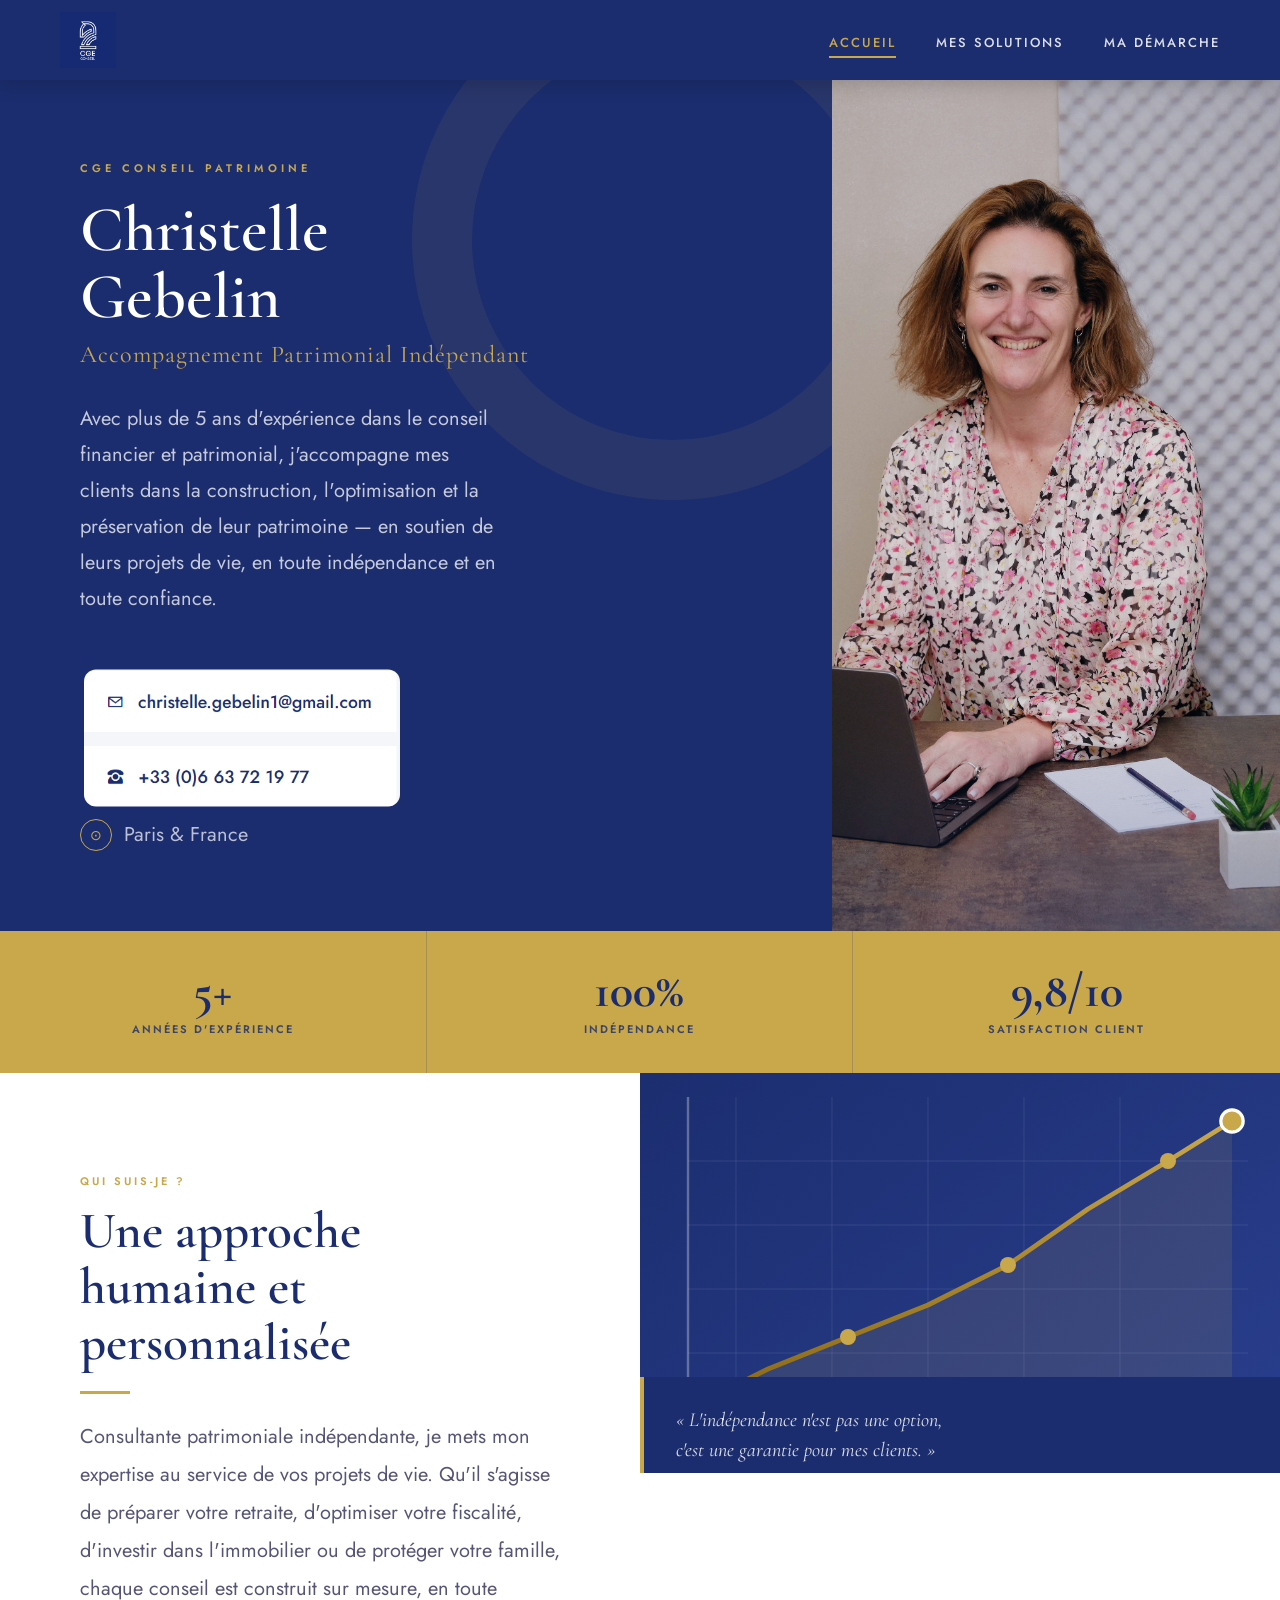
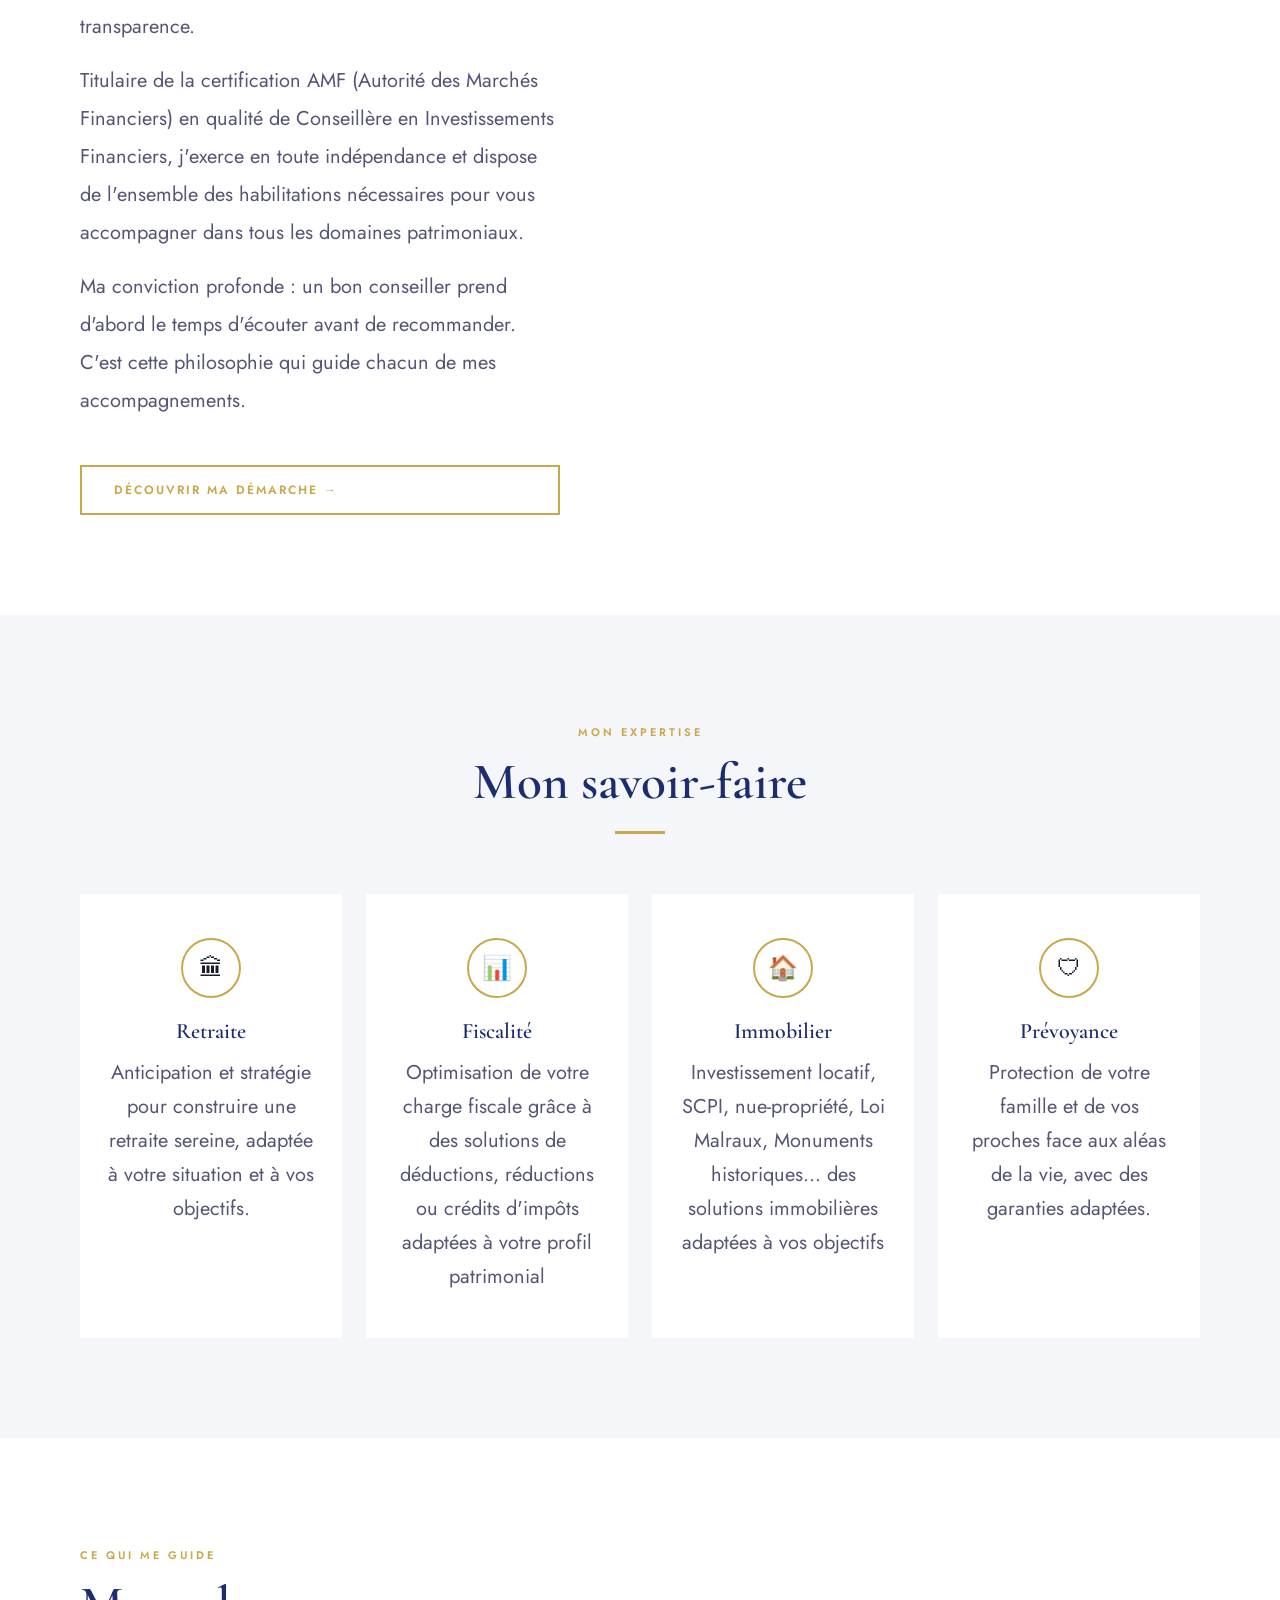
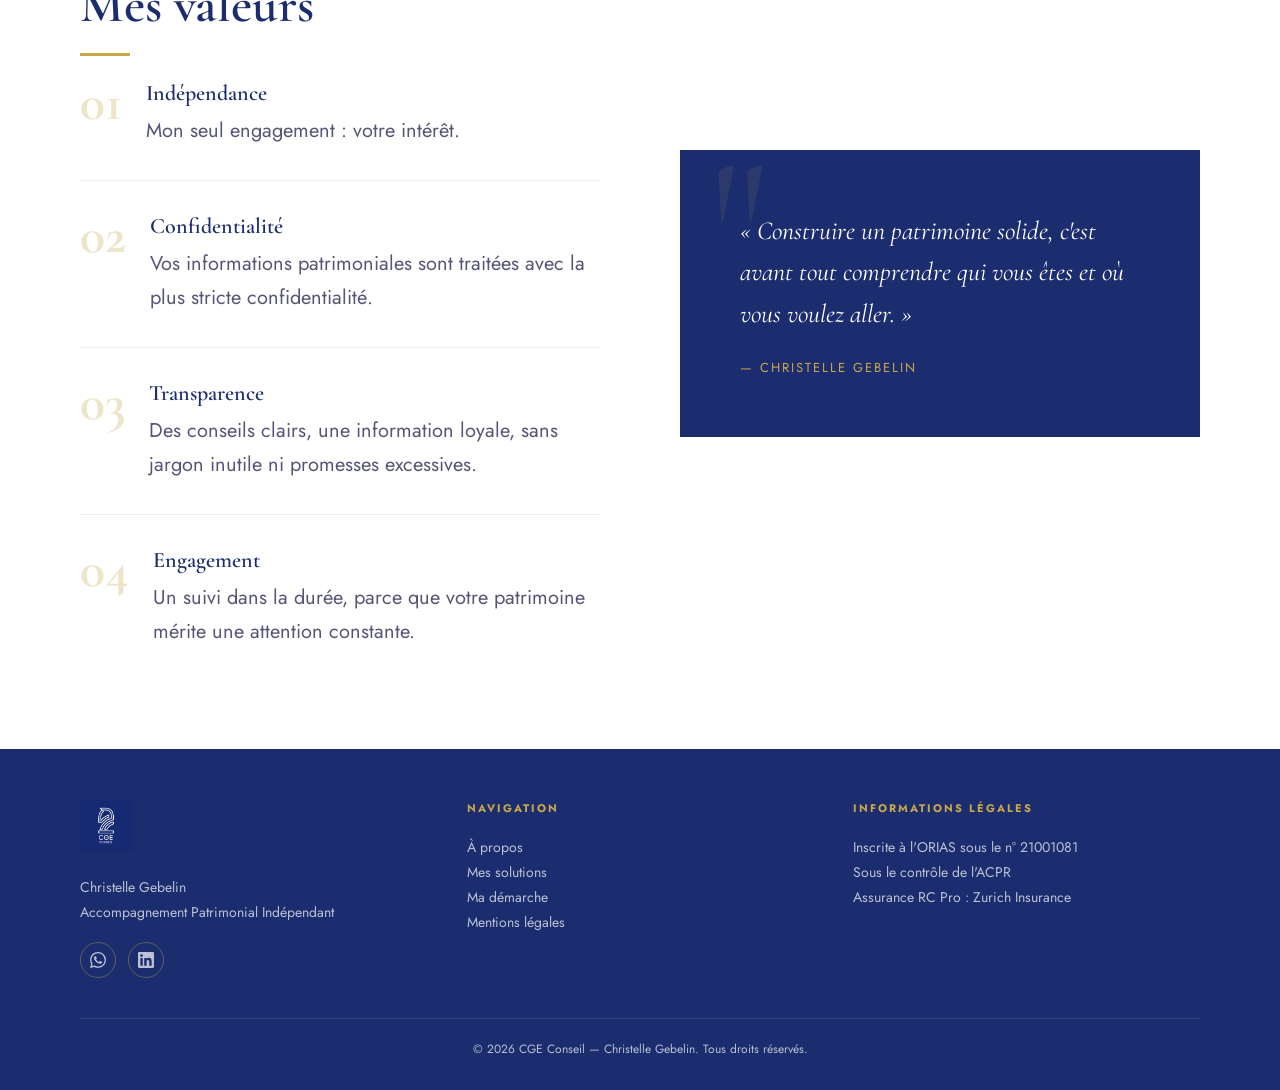
<file: index.html>
<!DOCTYPE html>
<html lang="fr"><head><meta charset="UTF-8">
<meta name="viewport" content="width=device-width, initial-scale=1.0">
<title>CGE Conseil — Christelle Gebelin | Conseillère en Gestion de Patrimoine</title>
<meta name="description" content="Christelle Gebelin, conseillère en gestion de patrimoine indépendante. Accompagnement sur mesure en retraite, fiscalité, immobilier et prévoyance. Paris & France. Premier échange gratuit.">
<meta name="keywords" content="conseil patrimoine, gestion de patrimoine, conseillère patrimoniale, retraite, fiscalité, immobilier, prévoyance, indépendant, Paris, France, CGE Conseil">
<meta name="author" content="Christelle Gebelin">
<meta name="robots" content="index, follow">
<link rel="canonical" href="https://cgeconseilpatrimoine.com/">
<!-- Open Graph pour les réseaux sociaux -->
<meta property="og:title" content="CGE Conseil — Christelle Gebelin | Conseillère en Gestion de Patrimoine">
<meta property="og:description" content="Accompagnement patrimonial indépendant sur mesure. Retraite, fiscalité, immobilier, prévoyance. Paris & France.">
<meta property="og:type" content="website">
<meta property="og:url" content="https://cgeconseilpatrimoine.com/">
<meta property="og:locale" content="fr_FR">
<link href="https://fonts.googleapis.com/css2?family=Cormorant+Garamond:wght@400;500;600;700&family=Jost:wght@300;400;500;600&display=swap" rel="stylesheet">
<link rel="stylesheet" href="style.css">
<style>
.hero {
  min-height: 100vh;
  display: grid;
  grid-template-columns: 65% 35%;
  padding-top: 80px;
  background: var(--bleu);
}
.hero-gauche {
  display: flex;
  flex-direction: column;
  justify-content: center;
  padding: 80px 60px 80px 80px;
  position: relative;
  overflow: hidden;
  background: var(--bleu);
}
.hero-gauche::before {
  content: '';
  position: absolute; top: -100px; right: -100px;
  width: 400px; height: 400px;
  border: 60px solid rgba(201,168,76,0.08);
  border-radius: 50%;
  pointer-events: none;
}
.hero-droite {
  position: relative;
  overflow: hidden;
  background: #0f1e4a;
}
.hero-droite img {
  width: 100%;
  height: 100%;
  object-fit: cover;
  object-position: center top;
  display: block;
}
.hero-droite::after {
  content: '';
  position: absolute;
  bottom: 0; left: 0; right: 0;
  height: 200px;
  background: linear-gradient(transparent, rgba(27,45,110,0.3));
}
.section-presentation {
  display: grid;
  grid-template-columns: 1fr 1fr;
  min-height: 400px;
}
.pres-image {
  position: relative;
  overflow: hidden;
  max-height: 400px;
}
.pres-image img {
  width: 100%;
  height: 100%;
  object-fit: cover;
  object-position: center;
  display: block;
}
</style>
</head><body>
<nav>
  <div class="nav-logo"><a href="index.html"><img src="images/logo(christelle).png" alt="CGE Conseil"></a></div>
  <ul class="nav-links">
    <li><a href="index.html" id="nav-apropos">Accueil</a></li>
    <li><a href="solutions.html" id="nav-solutions">Mes solutions</a></li>
    <li><a href="demarche.html" id="nav-demarche">Ma démarche</a></li>
  </ul>
</nav>

<section class="hero">
  <div class="hero-gauche">
    <p class="hero-surtitre fade-up delay-1">CGE Conseil Patrimoine</p>
    <h1 class="hero-nom fade-up delay-2">Christelle<br>Gebelin</h1>
    <p class="hero-titre fade-up delay-2">Accompagnement Patrimonial Indépendant</p>
    <p class="hero-texte fade-up delay-3">Avec plus de 5 ans d'expérience dans le conseil financier et patrimonial, j'accompagne mes clients dans la construction, l'optimisation et la préservation de leur patrimoine — en soutien de leurs projets de vie, en toute indépendance et en toute confiance.</p>
    <div class="hero-contacts fade-up delay-4">
      <div style="margin-top:8px;"><img src="images/numero(christelle).png" alt="Coordonnées de contact" style="width:320px;display:block;clip-path:inset(0 0 0 4px round 12px);"></div>
      <div class="hero-contact-item"><span class="icone">⊙</span><span>Paris &amp; France</span></div>
    </div>
  </div>
  <div class="hero-droite">
    <img src="images/photo(christelle).png" alt="Christelle Gebelin">
  </div>
</section>

<div class="stats-bar">
  <div class="stat-item"><div class="stat-num">5+</div><div class="stat-label">Années d'expérience</div></div>
  <div class="stat-item"><div class="stat-num">100%</div><div class="stat-label">Indépendance</div></div>
  <div class="stat-item"><div class="stat-num">9,8/10</div><div class="stat-label">Satisfaction client</div></div>
</div>

<section class="section-presentation">
  <div class="pres-contenu">
    <span class="section-tag">Qui suis-je ?</span>
    <h2 class="section-titre">Une approche<br>humaine et<br>personnalisée</h2>
    <div class="section-trait"></div>
    <p>Consultante patrimoniale indépendante, je mets mon expertise au service de vos projets de vie. Qu'il s'agisse de préparer votre retraite, d'optimiser votre fiscalité, d'investir dans l'immobilier ou de protéger votre famille, chaque conseil est construit sur mesure, en toute transparence.</p>
    <p>Titulaire de la certification AMF (Autorité des Marchés Financiers) en qualité de Conseillère en Investissements Financiers, j'exerce en toute indépendance et dispose de l'ensemble des habilitations nécessaires pour vous accompagner dans tous les domaines patrimoniaux.</p>
    <p>Ma conviction profonde : un bon conseiller prend d'abord le temps d'écouter avant de recommander. C'est cette philosophie qui guide chacun de mes accompagnements.</p>
    <br><a href="demarche.html" class="btn">Découvrir ma démarche →</a>
  </div>
  <div class="pres-image">
     <img src="[data-uri]" alt="Croissance patrimoniale">
    <div class="pres-citation"><p>« L'indépendance n'est pas une option,<br>c'est une garantie pour mes clients. »</p></div>
  </div>
</section>

<section class="section-savoirfaire">
  <span class="section-tag">Mon expertise</span>
  <h2 class="section-titre">Mon savoir-faire</h2>
  <div class="section-trait centre"></div>
  <div class="sf-grid">
    <div class="sf-card"><div class="sf-icone">🏛</div><h3 class="sf-titre">Retraite</h3><p class="sf-texte">Anticipation et stratégie pour construire une retraite sereine, adaptée à votre situation et à vos objectifs.</p></div>
    <div class="sf-card"><div class="sf-icone">📊</div><h3 class="sf-titre">Fiscalité</h3><p class="sf-texte">Optimisation de votre charge fiscale grâce à des solutions de déductions, réductions ou crédits d'impôts adaptées à votre profil patrimonial</p></div>
    <div class="sf-card"><div class="sf-icone">🏠</div><h3 class="sf-titre">Immobilier</h3><p class="sf-texte">Investissement locatif, SCPI, nue-propriété, Loi Malraux, Monuments historiques... des solutions immobilières adaptées à vos objectifs</p></div>
    <div class="sf-card"><div class="sf-icone">🛡</div><h3 class="sf-titre">Prévoyance</h3><p class="sf-texte">Protection de votre famille et de vos proches face aux aléas de la vie, avec des garanties adaptées.</p></div>
  </div>
</section>

<section class="section-valeurs">
  <div>
    <span class="section-tag">Ce qui me guide</span>
    <h2 class="section-titre">Mes valeurs</h2>
    <div class="section-trait"></div>
    <div class="valeurs-liste">
      <div class="valeur-item"><div class="valeur-num">01</div><div><div class="valeur-titre">Indépendance</div><p class="valeur-texte">Mon seul engagement : votre intérêt.</p></div></div>
      <div class="valeur-item"><div class="valeur-num">02</div><div><div class="valeur-titre">Confidentialité</div><p class="valeur-texte">Vos informations patrimoniales sont traitées avec la plus stricte confidentialité.</p></div></div>
      <div class="valeur-item"><div class="valeur-num">03</div><div><div class="valeur-titre">Transparence</div><p class="valeur-texte">Des conseils clairs, une information loyale, sans jargon inutile ni promesses excessives.</p></div></div>
      <div class="valeur-item"><div class="valeur-num">04</div><div><div class="valeur-titre">Engagement</div><p class="valeur-texte">Un suivi dans la durée, parce que votre patrimoine mérite une attention constante.</p></div></div>
    </div>
  </div>
  <div class="valeurs-visuel">
    <p class="valeurs-quote">« Construire un patrimoine solide, c'est avant tout comprendre qui vous êtes et où vous voulez aller. »</p>
    <p class="valeurs-quote-auteur">— Christelle Gebelin</p>
  </div>
</section>

<footer>
  <div class="footer-grid">
    <div class="footer-col">
      <div class="footer-logo"><a href="index.html"><img src="images/logo(christelle).png" alt="CGE Conseil"></a></div>
      <p>Christelle Gebelin<br>Accompagnement Patrimonial Indépendant</p>
      <div class="footer-socials">
        <a href="#" target="_blank" class="footer-social-btn" title="WhatsApp">
          <svg viewBox="0 0 24 24" xmlns="http://www.w3.org/2000/svg"><path d="M17.472 14.382c-.297-.149-1.758-.867-2.03-.967-.273-.099-.471-.148-.67.15-.197.297-.767.966-.94 1.164-.173.199-.347.223-.644.075-.297-.15-1.255-.463-2.39-1.475-.883-.788-1.48-1.761-1.653-2.059-.173-.297-.018-.458.13-.606.134-.133.298-.347.446-.52.149-.174.198-.298.298-.497.099-.198.05-.371-.025-.52-.075-.149-.669-1.612-.916-2.207-.242-.579-.487-.5-.669-.51-.173-.008-.371-.01-.57-.01-.198 0-.52.074-.792.372-.272.297-1.04 1.016-1.04 2.479 0 1.462 1.065 2.875 1.213 3.074.149.198 2.096 3.2 5.077 4.487.709.306 1.262.489 1.694.625.712.227 1.36.195 1.871.118.571-.085 1.758-.719 2.006-1.413.248-.694.248-1.289.173-1.413-.074-.124-.272-.198-.57-.347m-5.421 7.403h-.004a9.87 9.87 0 01-5.031-1.378l-.361-.214-3.741.982.998-3.648-.235-.374a9.86 9.86 0 01-1.51-5.26c.001-5.45 4.436-9.884 9.888-9.884 2.64 0 5.122 1.03 6.988 2.898a9.825 9.825 0 012.893 6.994c-.003 5.45-4.437 9.884-9.885 9.884m8.413-18.297A11.815 11.815 0 0012.05 0C5.495 0 .16 5.335.157 11.892c0 2.096.547 4.142 1.588 5.945L.057 24l6.305-1.654a11.882 11.882 0 005.683 1.448h.005c6.554 0 11.89-5.335 11.893-11.893a11.821 11.821 0 00-3.48-8.413z"/></svg>
        </a>
        <a href="#" target="_blank" class="footer-social-btn" title="LinkedIn">
          <svg viewBox="0 0 24 24" xmlns="http://www.w3.org/2000/svg"><path d="M20.447 20.452h-3.554v-5.569c0-1.328-.027-3.037-1.852-3.037-1.853 0-2.136 1.445-2.136 2.939v5.667H9.351V9h3.414v1.561h.046c.477-.9 1.637-1.85 3.37-1.85 3.601 0 4.267 2.37 4.267 5.455v6.286zM5.337 7.433a2.062 2.062 0 01-2.063-2.065 2.064 2.064 0 112.063 2.065zm1.782 13.019H3.555V9h3.564v11.452zM22.225 0H1.771C.792 0 0 .774 0 1.729v20.542C0 23.227.792 24 1.771 24h20.451C23.2 24 24 23.227 24 22.271V1.729C24 .774 23.2 0 22.222 0h.003z"/></svg>
        </a>
      </div>
    </div>
    <div class="footer-col">
      <h4>Navigation</h4>
      <p><a href="index.html">À propos</a></p>
      <p><a href="solutions.html">Mes solutions</a></p>
      <p><a href="demarche.html">Ma démarche</a></p>
      <p><a href="mentions.html">Mentions légales</a></p>
    </div>
    <div class="footer-col">
      <h4>Informations légales</h4>
      <p>Inscrite à l'ORIAS sous le n° 21001081<br>Sous le contrôle de l'ACPR<br>Assurance RC Pro : Zurich Insurance</p>
    </div>
  </div>
  <div class="footer-bottom">© 2026 CGE Conseil — Christelle Gebelin. Tous droits réservés.</div>
</footer>
<script>document.getElementById('nav-apropos').classList.add('active');</script>
</body></html>
</file>
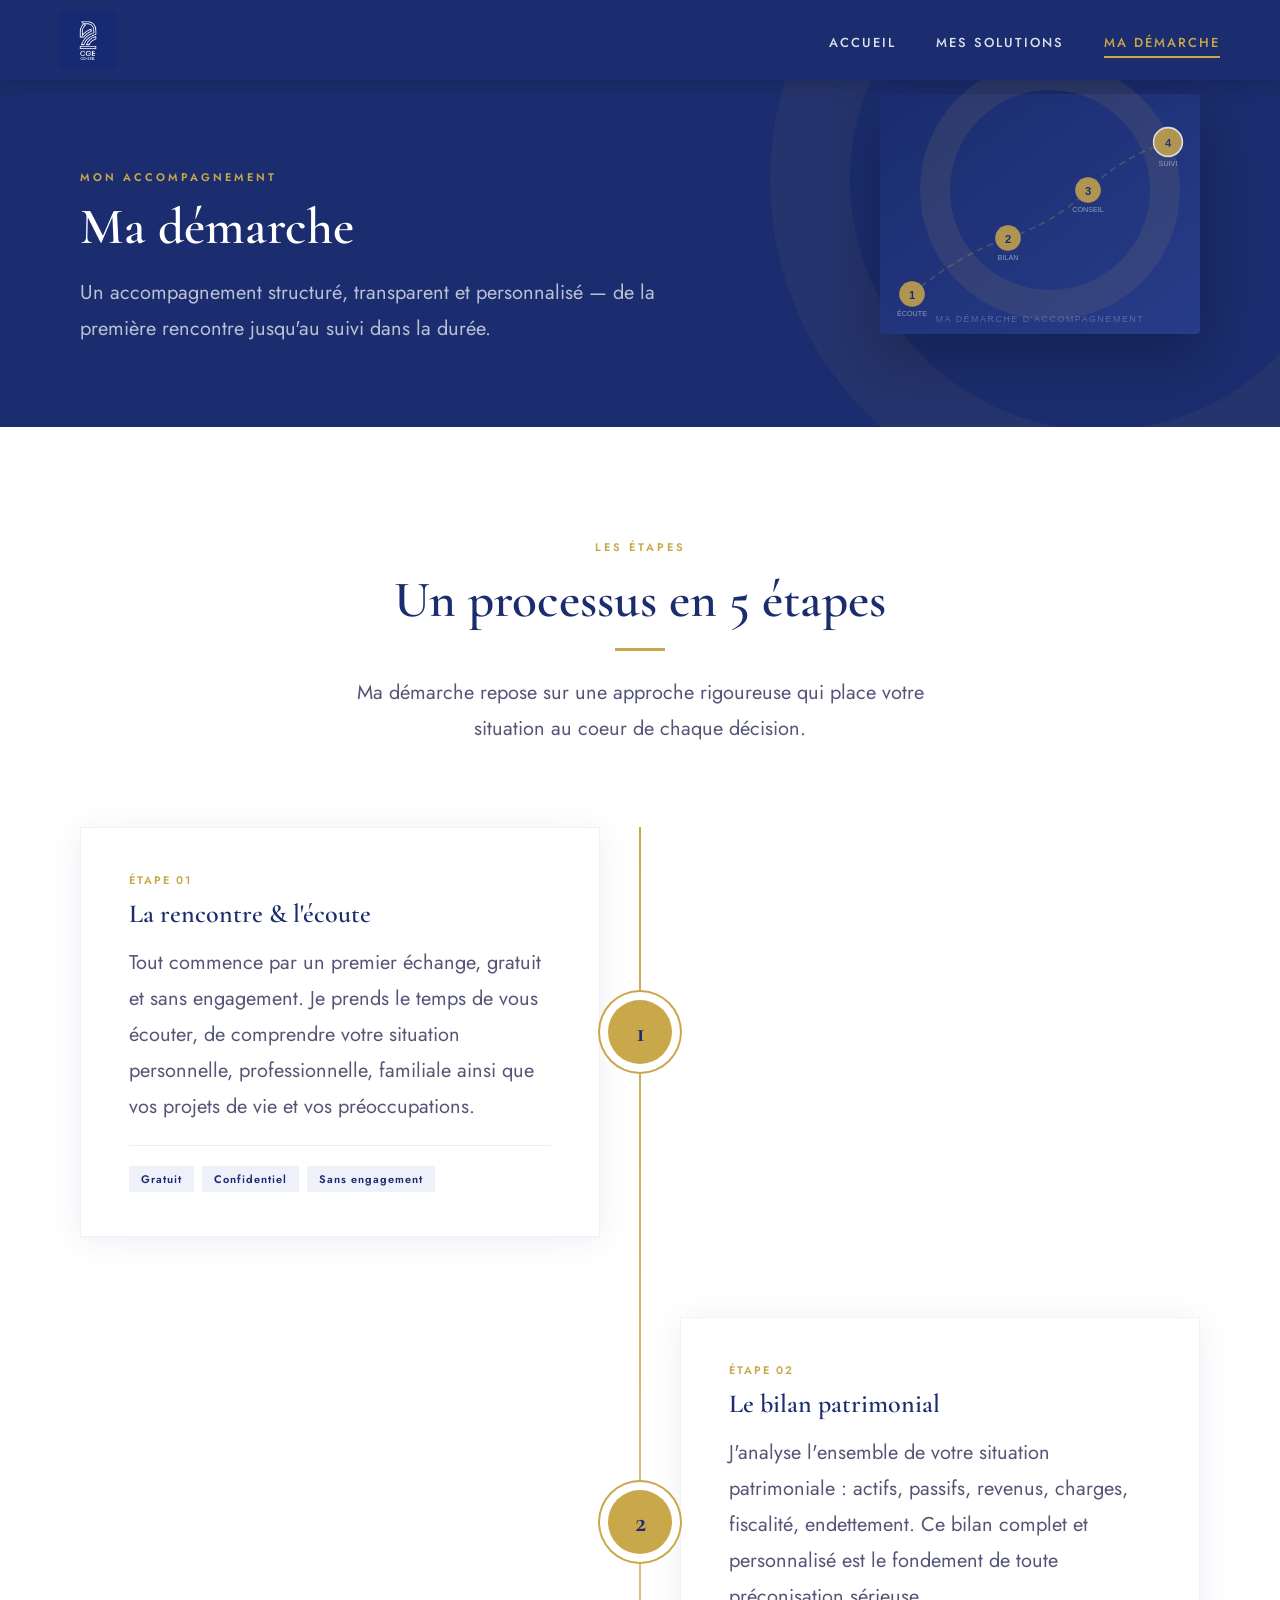
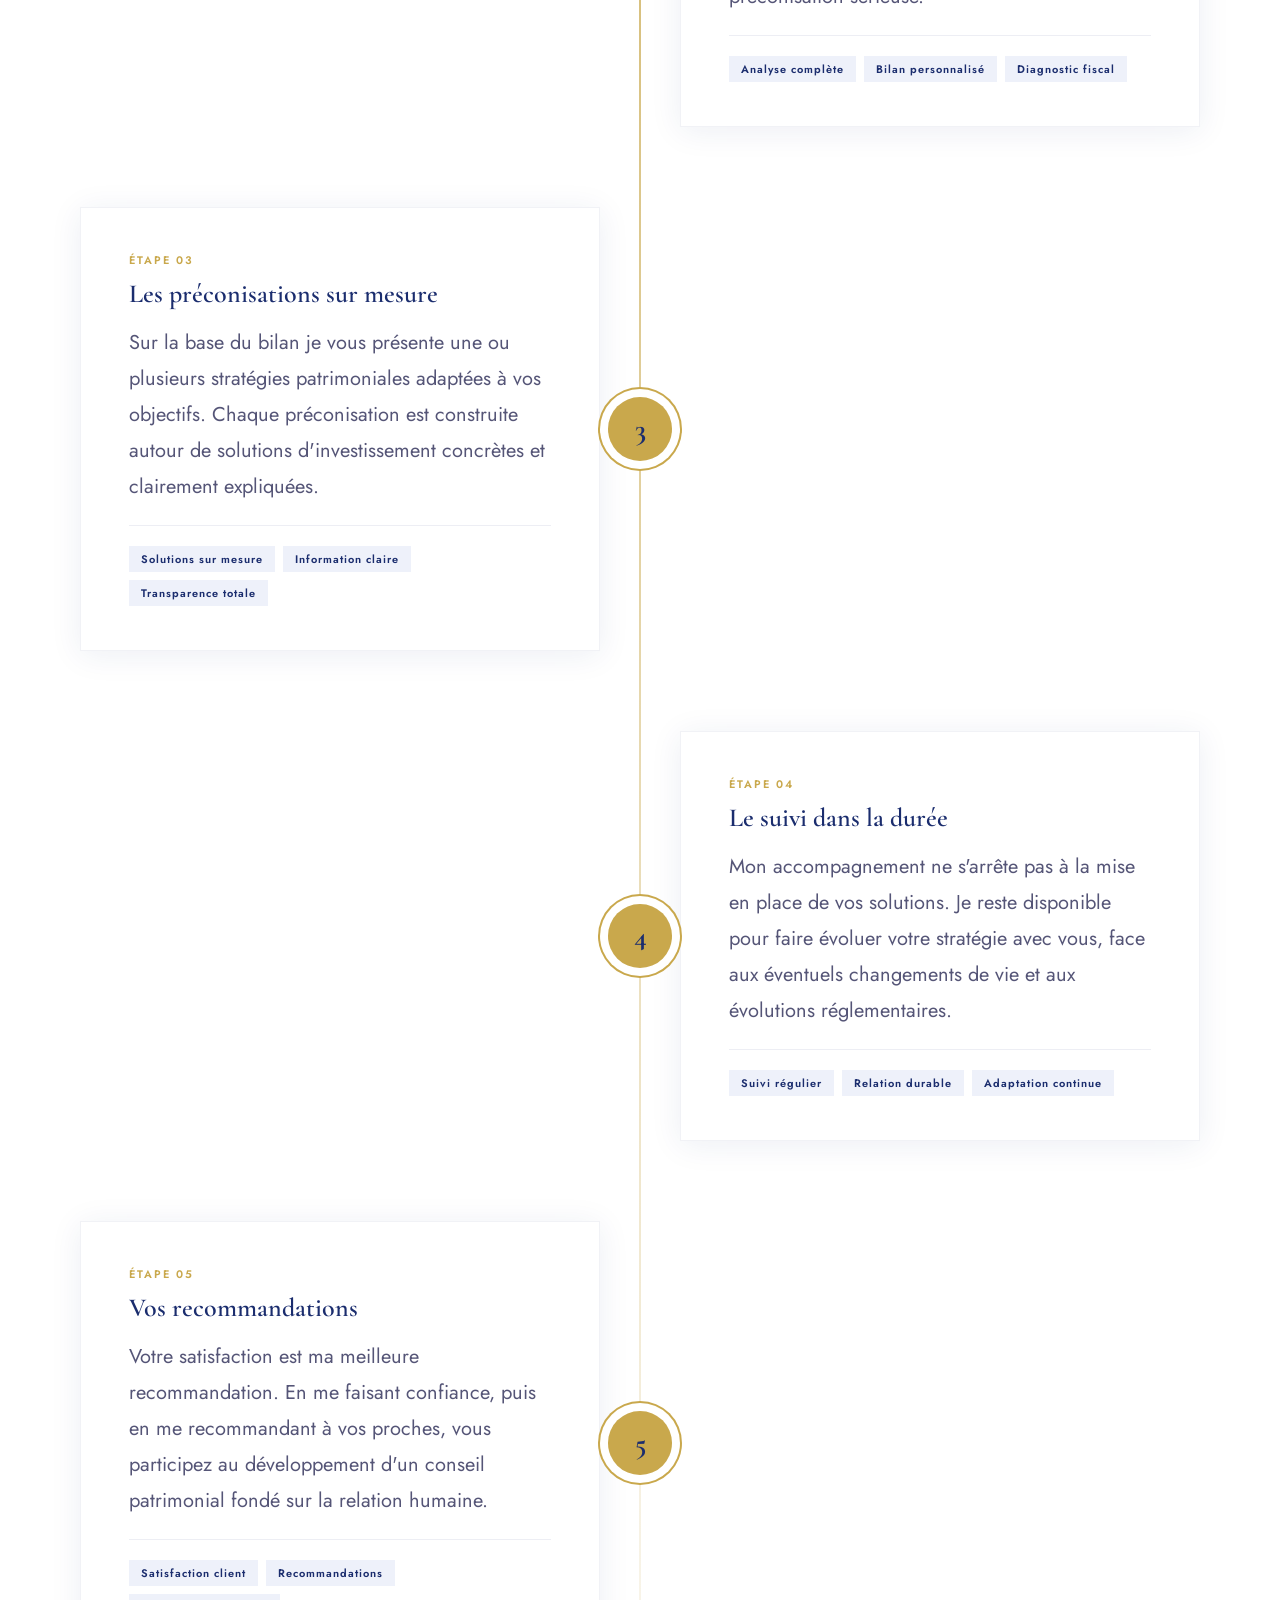
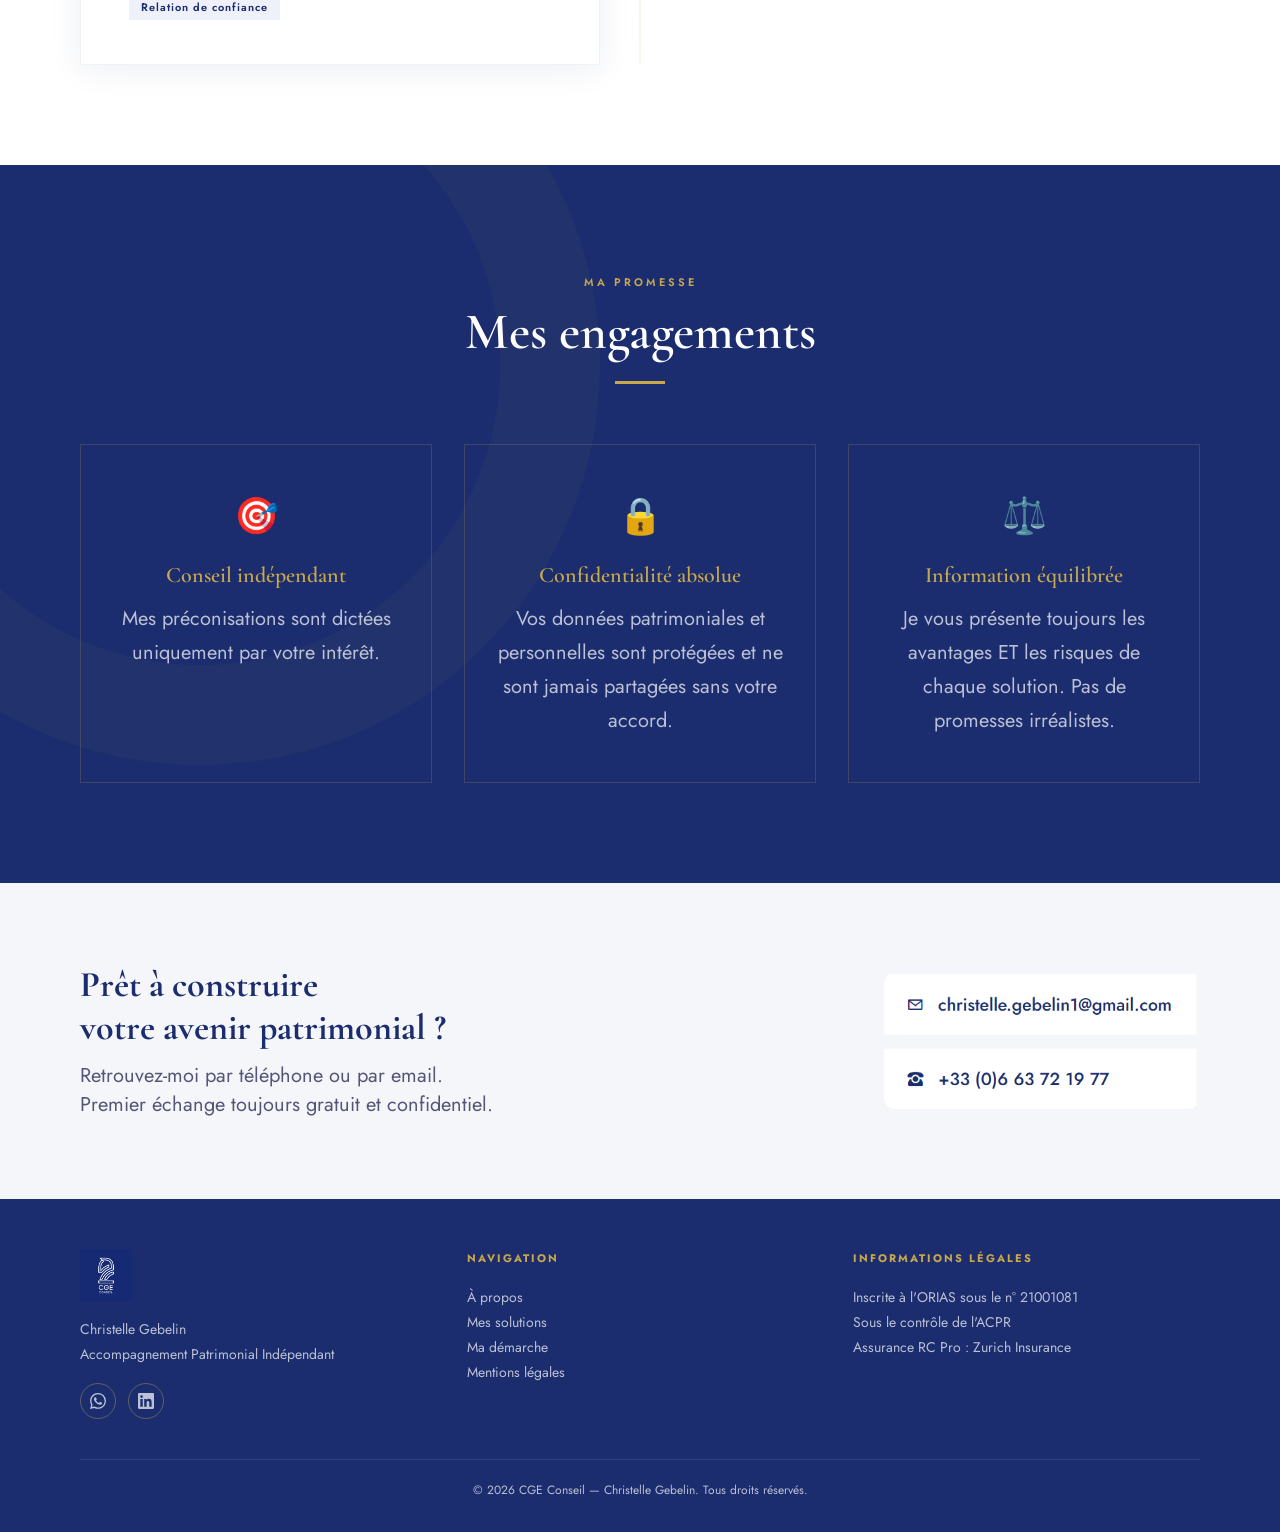
<file: demarche.html>
<!DOCTYPE html>
<html lang="fr"><head><meta charset="UTF-8">
<meta name="viewport" content="width=device-width, initial-scale=1.0">
<title>Ma Démarche — CGE Conseil | Christelle Gebelin</title>
<meta name="description" content="Découvrez la démarche d'accompagnement patrimonial de Christelle Gebelin : écoute, bilan, préconisations sur mesure et suivi dans la durée. Premier échange gratuit et confidentiel.">
<meta name="robots" content="index, follow">
<link rel="canonical" href="https://cgeconseilpatrimoine.com/demarche.html">
<meta property="og:title" content="Ma Démarche — CGE Conseil | Christelle Gebelin">
<meta property="og:description" content="Un accompagnement patrimonial en 5 étapes : écoute, bilan, préconisations, suivi et recommandations.">
<meta property="og:type" content="website">
<meta property="og:url" content="https://cgeconseilpatrimoine.com/demarche.html">
<meta property="og:locale" content="fr_FR">
<link href="https://fonts.googleapis.com/css2?family=Cormorant+Garamond:wght@400;500;600;700&family=Jost:wght@300;400;500;600&display=swap" rel="stylesheet">
<link rel="stylesheet" href="style.css"></head><body>
<nav>
  <div class="nav-logo"><img src="images/logo(christelle).png" alt="CGE Conseil"></div>
  <ul class="nav-links">
    <li><a href="index.html" id="nav-apropos">Accueil</a></li>
    <li><a href="solutions.html" id="nav-solutions">Mes solutions</a></li>
    <li><a href="demarche.html" id="nav-demarche">Ma démarche</a></li>
  </ul>
</nav>
<section class="page-hero">
  <div class="page-hero-inner">
    <span class="section-tag">Mon accompagnement</span>
    <h1 class="section-titre">Ma démarche</h1>
    <p class="page-hero-desc">Un accompagnement structuré, transparent et personnalisé — de la première rencontre jusqu'au suivi dans la durée.</p>
  </div>
  <div class="page-hero-illus"><img src="[data-uri]" alt="Ma démarche"></div>
</section>

<section class="section-demarche">
  <div class="demarche-intro">
    <span class="section-tag">Les étapes</span>
    <h2 class="section-titre">Un processus en 5 étapes</h2>
    <div class="section-trait centre"></div>
    <p>Ma démarche repose sur une approche rigoureuse qui place votre situation au coeur de chaque décision.</p>
  </div>
  <div class="timeline">
    <div class="etape gauche">
      <div class="etape-contenu"><p class="etape-tag">Étape 01</p><h3 class="etape-titre">La rencontre &amp; l'écoute</h3><p class="etape-texte">Tout commence par un premier échange, gratuit et sans engagement. Je prends le temps de vous écouter, de comprendre votre situation personnelle, professionnelle, familiale ainsi que vos projets de vie et vos préoccupations.</p><div class="etape-detail"><span class="etape-pill">Gratuit</span><span class="etape-pill">Confidentiel</span><span class="etape-pill">Sans engagement</span></div></div>
      <div class="etape-num-wrapper"><div class="etape-num">1</div></div>
      <div class="etape-vide"></div>
    </div>
    <div class="etape droite">
      <div class="etape-vide"></div>
      <div class="etape-num-wrapper"><div class="etape-num">2</div></div>
      <div class="etape-contenu"><p class="etape-tag">Étape 02</p><h3 class="etape-titre">Le bilan patrimonial</h3><p class="etape-texte">J'analyse l'ensemble de votre situation patrimoniale : actifs, passifs, revenus, charges, fiscalité, endettement. Ce bilan complet et personnalisé est le fondement de toute préconisation sérieuse.</p><div class="etape-detail"><span class="etape-pill">Analyse complète</span><span class="etape-pill">Bilan personnalisé</span><span class="etape-pill">Diagnostic fiscal</span></div></div>
    </div>
    <div class="etape gauche">
      <div class="etape-contenu"><p class="etape-tag">Étape 03</p><h3 class="etape-titre">Les préconisations sur mesure</h3><p class="etape-texte">Sur la base du bilan je vous présente une ou plusieurs stratégies patrimoniales adaptées à vos objectifs. Chaque préconisation est construite autour de solutions d'investissement concrètes et clairement expliquées.</p><div class="etape-detail"><span class="etape-pill">Solutions sur mesure</span><span class="etape-pill">Information claire</span><span class="etape-pill">Transparence totale</span></div></div>
      <div class="etape-num-wrapper"><div class="etape-num">3</div></div>
      <div class="etape-vide"></div>
    </div>
    <div class="etape droite">
      <div class="etape-vide"></div>
      <div class="etape-num-wrapper"><div class="etape-num">4</div></div>
      <div class="etape-contenu"><p class="etape-tag">Étape 04</p><h3 class="etape-titre">Le suivi dans la durée</h3><p class="etape-texte">Mon accompagnement ne s'arrête pas à la mise en place de vos solutions. Je reste disponible pour faire évoluer votre stratégie avec vous, face aux éventuels changements de vie et aux évolutions réglementaires.</p><div class="etape-detail"><span class="etape-pill">Suivi régulier</span><span class="etape-pill">Relation durable</span><span class="etape-pill">Adaptation continue</span></div></div>
    </div>
    <div class="etape gauche">
      <div class="etape-vide"></div>
      <div class="etape-num-wrapper"><div class="etape-num">5</div></div>
      <div class="etape-contenu"><p class="etape-tag">Étape 05</p><h3 class="etape-titre">Vos recommandations</h3><p class="etape-texte">Votre satisfaction est ma meilleure recommandation. En me faisant confiance, puis en me recommandant à vos proches, vous participez au développement d'un conseil patrimonial fondé sur la relation humaine.</p><div class="etape-detail"><span class="etape-pill">Satisfaction client</span><span class="etape-pill">Recommandations</span><span class="etape-pill">Relation de confiance</span></div></div>
    </div>
  </div>
</section>

<section class="section-engagement">
  <span class="section-tag">Ma promesse</span>
  <h2 class="section-titre">Mes engagements</h2>
  <div class="section-trait centre" style="background:var(--or);margin:16px auto 0;"></div>
  <div class="engagements-grid">
    <div class="engagement-item"><div class="engagement-icone">🎯</div><h3 class="engagement-titre">Conseil indépendant</h3><p class="engagement-texte">Mes préconisations sont dictées uniquement par votre intérêt.</p></div>
    <div class="engagement-item"><div class="engagement-icone">🔒</div><h3 class="engagement-titre">Confidentialité absolue</h3><p class="engagement-texte">Vos données patrimoniales et personnelles sont protégées et ne sont jamais partagées sans votre accord.</p></div>
    <div class="engagement-item"><div class="engagement-icone">⚖️</div><h3 class="engagement-titre">Information équilibrée</h3><p class="engagement-texte">Je vous présente toujours les avantages ET les risques de chaque solution. Pas de promesses irréalistes.</p></div>
  </div>
</section>

<section class="section-cta">
  <div class="cta-texte">
    <h3>Prêt à construire<br>votre avenir patrimonial ?</h3>
    <p>Retrouvez-moi par téléphone ou par email.<br>Premier échange toujours gratuit et confidentiel.</p>
  </div>
  <div class="cta-contacts">
    <div><img src="images/numero(christelle).png" alt="Coordonnées de contact" style="width:320px;display:block;border-radius:12px;clip-path:inset(0 0 0 4px round 12px);"></div>
  </div>
</section>

<footer>
  <div class="footer-grid">
    <div class="footer-col">
      <div class="footer-logo"><img src="images/logo(christelle).png" alt="CGE Conseil"></div>
      <p>Christelle Gebelin<br>Accompagnement Patrimonial Indépendant</p>
      <div class="footer-socials">
        <a href="#" target="_blank" class="footer-social-btn" title="WhatsApp">
          <svg viewBox="0 0 24 24" xmlns="http://www.w3.org/2000/svg"><path d="M17.472 14.382c-.297-.149-1.758-.867-2.03-.967-.273-.099-.471-.148-.67.15-.197.297-.767.966-.94 1.164-.173.199-.347.223-.644.075-.297-.15-1.255-.463-2.39-1.475-.883-.788-1.48-1.761-1.653-2.059-.173-.297-.018-.458.13-.606.134-.133.298-.347.446-.52.149-.174.198-.298.298-.497.099-.198.05-.371-.025-.52-.075-.149-.669-1.612-.916-2.207-.242-.579-.487-.5-.669-.51-.173-.008-.371-.01-.57-.01-.198 0-.52.074-.792.372-.272.297-1.04 1.016-1.04 2.479 0 1.462 1.065 2.875 1.213 3.074.149.198 2.096 3.2 5.077 4.487.709.306 1.262.489 1.694.625.712.227 1.36.195 1.871.118.571-.085 1.758-.719 2.006-1.413.248-.694.248-1.289.173-1.413-.074-.124-.272-.198-.57-.347m-5.421 7.403h-.004a9.87 9.87 0 01-5.031-1.378l-.361-.214-3.741.982.998-3.648-.235-.374a9.86 9.86 0 01-1.51-5.26c.001-5.45 4.436-9.884 9.888-9.884 2.64 0 5.122 1.03 6.988 2.898a9.825 9.825 0 012.893 6.994c-.003 5.45-4.437 9.884-9.885 9.884m8.413-18.297A11.815 11.815 0 0012.05 0C5.495 0 .16 5.335.157 11.892c0 2.096.547 4.142 1.588 5.945L.057 24l6.305-1.654a11.882 11.882 0 005.683 1.448h.005c6.554 0 11.89-5.335 11.893-11.893a11.821 11.821 0 00-3.48-8.413z"/></svg>
        </a>
        <a href="#" target="_blank" class="footer-social-btn" title="LinkedIn">
          <svg viewBox="0 0 24 24" xmlns="http://www.w3.org/2000/svg"><path d="M20.447 20.452h-3.554v-5.569c0-1.328-.027-3.037-1.852-3.037-1.853 0-2.136 1.445-2.136 2.939v5.667H9.351V9h3.414v1.561h.046c.477-.9 1.637-1.85 3.37-1.85 3.601 0 4.267 2.37 4.267 5.455v6.286zM5.337 7.433a2.062 2.062 0 01-2.063-2.065 2.064 2.064 0 112.063 2.065zm1.782 13.019H3.555V9h3.564v11.452zM22.225 0H1.771C.792 0 0 .774 0 1.729v20.542C0 23.227.792 24 1.771 24h20.451C23.2 24 24 23.227 24 22.271V1.729C24 .774 23.2 0 22.222 0h.003z"/></svg>
        </a>
      </div>
    </div>
    <div class="footer-col">
      <h4>Navigation</h4>
      <p><a href="index.html">À propos</a></p>
      <p><a href="solutions.html">Mes solutions</a></p>
      <p><a href="demarche.html">Ma démarche</a></p>
      <p><a href="mentions.html">Mentions légales</a></p>
    </div>
    <div class="footer-col">
      <h4>Informations légales</h4>
      <p>Inscrite à l'ORIAS sous le n° 21001081<br>Sous le contrôle de l'ACPR<br>Assurance RC Pro : Zurich Insurance</p>
    </div>
  </div>
  <div class="footer-bottom">© 2026 CGE Conseil — Christelle Gebelin. Tous droits réservés.</div>
</footer>
<script>
document.getElementById('nav-demarche').classList.add('active');
const obs = new IntersectionObserver(entries => {
  entries.forEach(e => { if(e.isIntersecting){ e.target.style.opacity='1'; e.target.style.transform='translateY(0)'; } });
}, {threshold:0.15});
document.querySelectorAll('.etape-contenu, .engagement-item').forEach(el => {
  el.style.opacity='0'; el.style.transform='translateY(30px)'; el.style.transition='all 0.7s ease';
  obs.observe(el);
});
</script>
</body></html>
</file>
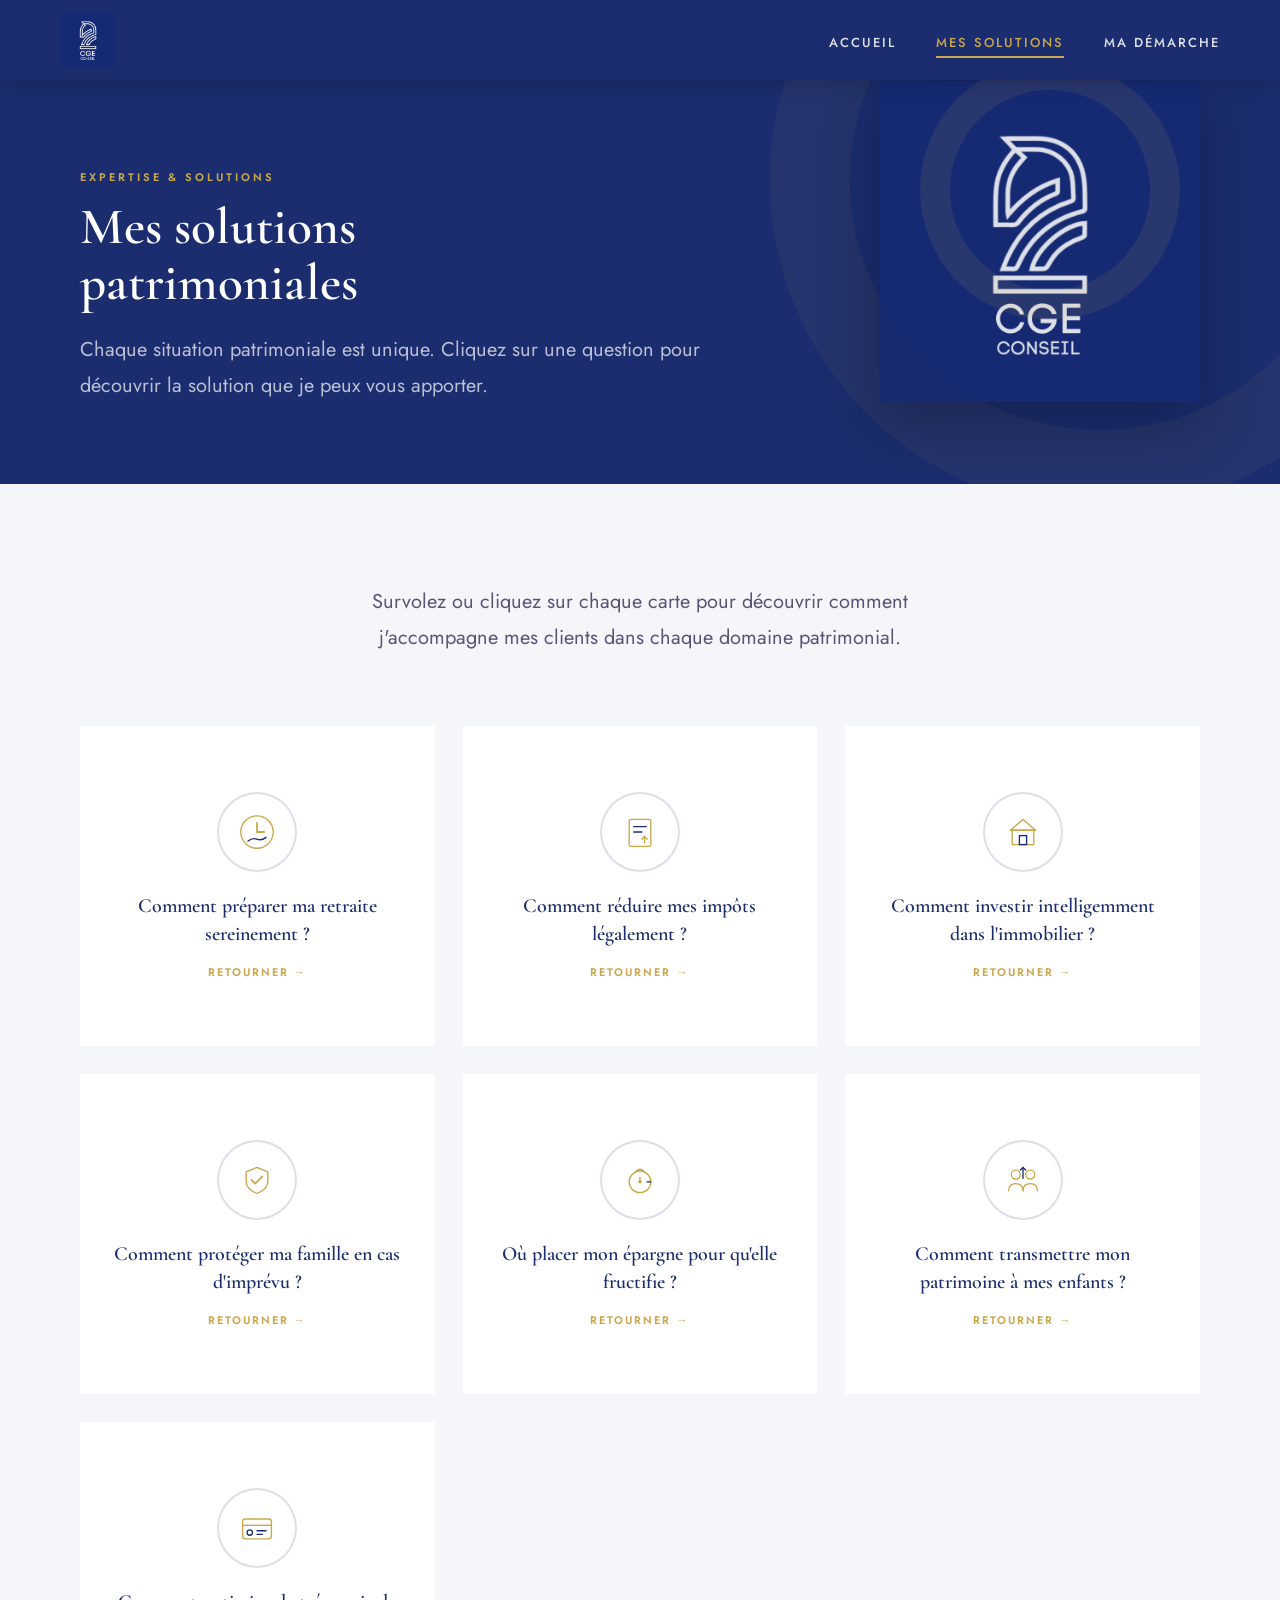
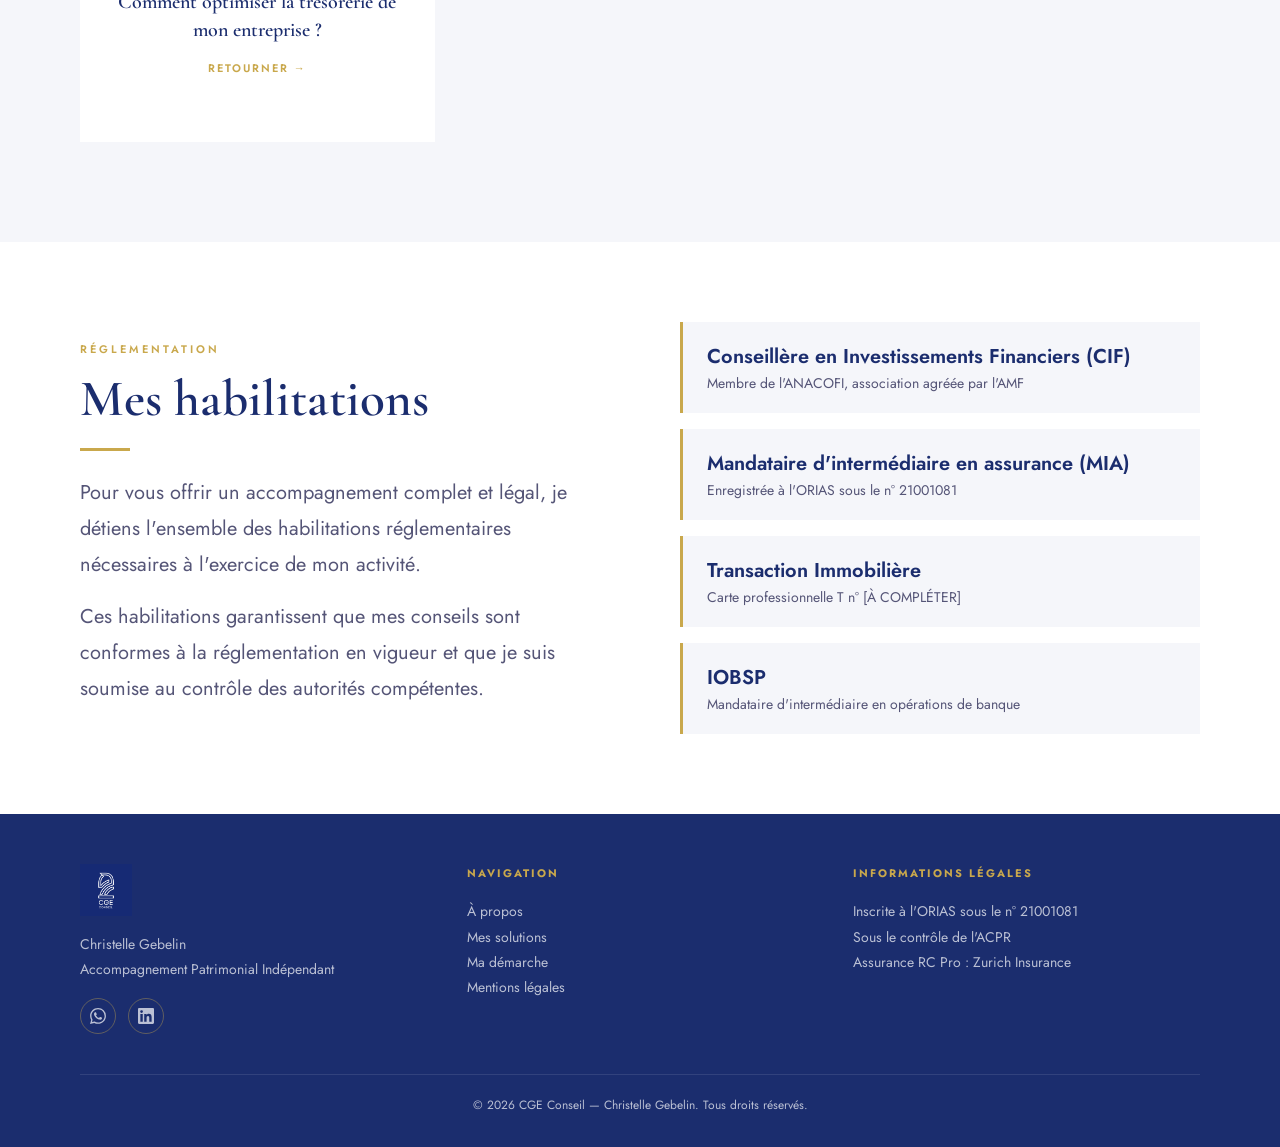
<file: solutions.html>
<!DOCTYPE html>
<html lang="fr"><head><meta charset="UTF-8">
<meta name="viewport" content="width=device-width, initial-scale=1.0">
<title>Mes Solutions — CGE Conseil | Christelle Gebelin</title>
<meta name="description" content="Découvrez les solutions patrimoniales de Christelle Gebelin : retraite, fiscalité, immobilier, prévoyance, épargne, transmission et trésorerie d'entreprise.">
<meta name="keywords" content="solutions patrimoniales, retraite, fiscalité, immobilier, prévoyance, épargne, transmission, SCPI, défiscalisation">
<meta name="robots" content="index, follow">
<link rel="canonical" href="https://cgeconseilpatrimoine.com/solutions.html">
<meta property="og:title" content="Mes Solutions — CGE Conseil | Christelle Gebelin">
<meta property="og:description" content="Retraite, fiscalité, immobilier, prévoyance, épargne, transmission — solutions patrimoniales sur mesure.">
<meta property="og:type" content="website">
<meta property="og:url" content="https://cgeconseilpatrimoine.com/solutions.html">
<meta property="og:locale" content="fr_FR">
<link href="https://fonts.googleapis.com/css2?family=Cormorant+Garamond:wght@400;500;600;700&family=Jost:wght@300;400;500;600&display=swap" rel="stylesheet">
<link rel="stylesheet" href="style.css">
<style>
/* Fix cartes flip */
.cartes-grid {
  display: grid;
  grid-template-columns: repeat(3, 1fr);
  gap: 28px;
  align-items: start;
}

.carte-flip {
  height: 320px;
  cursor: pointer;
  position: relative;
}

.carte-inner {
  position: relative;
  width: 100%;
  height: 100%;
  transform-style: preserve-3d;
  transition: transform 0.7s cubic-bezier(0.4, 0.2, 0.2, 1);
  -webkit-transform-style: preserve-3d;
  -webkit-transition: -webkit-transform 0.7s cubic-bezier(0.4, 0.2, 0.2, 1);
}

.carte-flip:hover .carte-inner,
.carte-flip.flipped .carte-inner {
  transform: rotateY(180deg);
  -webkit-transform: rotateY(180deg);
}

.carte-face,
.carte-dos {
  position: absolute;
  top: 0; left: 0;
  width: 100%;
  height: 100%;
  backface-visibility: hidden;
  -webkit-backface-visibility: hidden;
  display: flex;
  flex-direction: column;
  align-items: center;
  justify-content: center;
  padding: 40px 32px;
  overflow: hidden;
}

.carte-face {
  background: #FFFFFF;
  z-index: 2;
}

.carte-dos {
  background: #1B2D6E;
  transform: rotateY(180deg);
  -webkit-transform: rotateY(180deg);
  text-align: center;
  z-index: 1;
}
</style>
</head><body>
<nav>
  <div class="nav-logo"><a href="index.html"><img src="images/logo(christelle).png" alt="CGE Conseil"></a></div>
  <ul class="nav-links">
    <li><a href="index.html" id="nav-apropos">Accueil</a></li>
    <li><a href="solutions.html" id="nav-solutions">Mes solutions</a></li>
    <li><a href="demarche.html" id="nav-demarche">Ma démarche</a></li>
  </ul>
</nav>
<section class="page-hero">
  <div class="page-hero-inner">
    <span class="section-tag">Expertise &amp; Solutions</span>
    <h1 class="section-titre">Mes solutions<br>patrimoniales</h1>
    <p class="page-hero-desc">Chaque situation patrimoniale est unique. Cliquez sur une question pour découvrir la solution que je peux vous apporter.</p>
  </div>
  <div class="page-hero-illus"><img src="images/logo(christelle).png" alt="CGE Conseil"></div>
</section>

<section class="solutions-section">
  <p class="solutions-intro">Survolez ou cliquez sur chaque carte pour découvrir comment j'accompagne mes clients dans chaque domaine patrimonial.</p>
  <div class="cartes-grid">

    <!-- 1. Retraite -->
    <div class="carte-flip">
      <div class="carte-inner">
        <div class="carte-face">
          <div class="carte-face-icone"><svg viewBox="0 0 40 40" fill="none" xmlns="http://www.w3.org/2000/svg"><circle cx="20" cy="20" r="18" stroke="#C9A84C" stroke-width="1.5"/><path d="M20 10 L20 20 L28 20" stroke="#C9A84C" stroke-width="2" stroke-linecap="round"/><path d="M10 30 Q15 26 20 28 Q25 30 30 26" stroke="#1B2D6E" stroke-width="1.5" stroke-linecap="round" fill="none"/></svg></div>
          <p class="carte-face-question">Comment préparer ma retraite sereinement ?</p>
          <span class="carte-face-hint">Retourner →</span>
        </div>
        <div class="carte-dos">
          <div class="carte-dos-titre">Préparation retraite</div>
          <p class="carte-dos-texte">Nous analysons ensemble votre situation actuelle, simulons votre pension de retraite et construisons une stratégie d'épargne sur mesure, adaptée à vos objectifs de vie.</p>
          <span class="carte-dos-tag">Épargne · Retraite · Simulation</span>
        </div>
      </div>
    </div>

    <!-- 2. Fiscalité -->
    <div class="carte-flip">
      <div class="carte-inner">
        <div class="carte-face">
          <div class="carte-face-icone"><svg viewBox="0 0 40 40" fill="none" xmlns="http://www.w3.org/2000/svg"><rect x="8" y="6" width="24" height="30" rx="2" stroke="#C9A84C" stroke-width="1.5"/><line x1="13" y1="14" x2="27" y2="14" stroke="#1B2D6E" stroke-width="1.5" stroke-linecap="round"/><line x1="13" y1="20" x2="22" y2="20" stroke="#1B2D6E" stroke-width="1.5" stroke-linecap="round"/><path d="M22 28 L25 25 L28 28" stroke="#C9A84C" stroke-width="1.5" stroke-linecap="round" stroke-linejoin="round"/><line x1="25" y1="25" x2="25" y2="32" stroke="#C9A84C" stroke-width="1.5" stroke-linecap="round"/></svg></div>
          <p class="carte-face-question">Comment réduire mes impôts légalement ?</p>
          <span class="carte-face-hint">Retourner →</span>
        </div>
        <div class="carte-dos">
          <div class="carte-dos-titre">Optimisation fiscale</div>
          <p class="carte-dos-texte">Défiscalisation immobilière, crédit d'impôt, réduction d'impôt sur le revenu, optimisation de l'IFI… Je vous guide vers les dispositifs les mieux adaptés à votre profil.</p>
          <span class="carte-dos-tag">Fiscalité · IFI · Crédit d'impôt</span>
        </div>
      </div>
    </div>

    <!-- 3. Immobilier -->
    <div class="carte-flip">
      <div class="carte-inner">
        <div class="carte-face">
          <div class="carte-face-icone"><svg viewBox="0 0 40 40" fill="none" xmlns="http://www.w3.org/2000/svg"><path d="M20 6 L34 18 L6 18 Z" stroke="#C9A84C" stroke-width="1.5" stroke-linejoin="round"/><rect x="8" y="18" width="24" height="16" stroke="#C9A84C" stroke-width="1.5"/><rect x="16" y="24" width="8" height="10" stroke="#1B2D6E" stroke-width="1.5"/></svg></div>
          <p class="carte-face-question">Comment investir intelligemment dans l'immobilier ?</p>
          <span class="carte-face-hint">Retourner →</span>
        </div>
        <div class="carte-dos">
          <div class="carte-dos-titre">Investissement immobilier</div>
          <p class="carte-dos-texte">Locatif défiscalisant, SCPI, nue-propriété, LMNP… Je vous aide à identifier l'investissement le plus cohérent avec vos objectifs, votre situation et votre fiscalité.</p>
          <span class="carte-dos-tag">SCPI · Locatif · Défiscalisation</span>
        </div>
      </div>
    </div>

    <!-- 4. Prévoyance -->
    <div class="carte-flip">
      <div class="carte-inner">
        <div class="carte-face">
          <div class="carte-face-icone"><svg viewBox="0 0 40 40" fill="none" xmlns="http://www.w3.org/2000/svg"><path d="M20 6 L32 11 L32 22 Q32 30 20 35 Q8 30 8 22 L8 11 Z" stroke="#C9A84C" stroke-width="1.5" stroke-linejoin="round"/><path d="M14 20 L18 24 L26 16" stroke="#C9A84C" stroke-width="2" stroke-linecap="round" stroke-linejoin="round"/></svg></div>
          <p class="carte-face-question">Comment protéger ma famille en cas d'imprévu ?</p>
          <span class="carte-face-hint">Retourner →</span>
        </div>
        <div class="carte-dos">
          <div class="carte-dos-titre">Prévoyance &amp; Protection</div>
          <p class="carte-dos-texte">Décès, invalidité, incapacité de travail… Des garanties adaptées pour que votre famille soit protégée quoi qu'il arrive.</p>
          <span class="carte-dos-tag">Prévoyance · Assurance · Garanties</span>
        </div>
      </div>
    </div>

    <!-- 5. Épargne & Placements -->
    <div class="carte-flip">
      <div class="carte-inner">
        <div class="carte-face">
          <div class="carte-face-icone"><svg viewBox="0 0 40 40" fill="none" xmlns="http://www.w3.org/2000/svg"><circle cx="20" cy="22" r="12" stroke="#C9A84C" stroke-width="1.5"/><path d="M16 10 Q20 6 24 10" stroke="#C9A84C" stroke-width="1.5" stroke-linecap="round" fill="none"/><line x1="20" y1="17" x2="20" y2="22" stroke="#C9A84C" stroke-width="1.5" stroke-linecap="round"/><circle cx="20" cy="22" r="2" fill="#C9A84C"/><line x1="28" y1="22" x2="32" y2="22" stroke="#1B2D6E" stroke-width="1.5" stroke-linecap="round"/></svg></div>
          <p class="carte-face-question">Où placer mon épargne pour qu'elle fructifie ?</p>
          <span class="carte-face-hint">Retourner →</span>
        </div>
        <div class="carte-dos">
          <div class="carte-dos-titre">Épargne &amp; Placements</div>
          <p class="carte-dos-texte">Je sélectionne pour vous des solutions d'investissement cohérentes avec votre appétence au risque, vos horizons de placement et vos objectifs personnels.</p>
          <span class="carte-dos-tag">Placements · Diversification · Épargne</span>
        </div>
      </div>
    </div>

    <!-- 6. Transmission -->
    <div class="carte-flip">
      <div class="carte-inner">
        <div class="carte-face">
          <div class="carte-face-icone"><svg viewBox="0 0 40 40" fill="none" xmlns="http://www.w3.org/2000/svg"><circle cx="12" cy="14" r="5" stroke="#C9A84C" stroke-width="1.5"/><circle cx="28" cy="14" r="5" stroke="#C9A84C" stroke-width="1.5"/><path d="M4 32 Q4 24 12 24 Q20 24 20 32" stroke="#C9A84C" stroke-width="1.5" stroke-linecap="round" fill="none"/><path d="M20 32 Q20 24 28 24 Q36 24 36 32" stroke="#C9A84C" stroke-width="1.5" stroke-linecap="round" fill="none"/><line x1="20" y1="6" x2="20" y2="18" stroke="#1B2D6E" stroke-width="1.5" stroke-linecap="round"/><polyline points="17,9 20,6 23,9" stroke="#1B2D6E" stroke-width="1.5" stroke-linecap="round" stroke-linejoin="round"/></svg></div>
          <p class="carte-face-question">Comment transmettre mon patrimoine à mes enfants ?</p>
          <span class="carte-face-hint">Retourner →</span>
        </div>
        <div class="carte-dos">
          <div class="carte-dos-titre">Transmission</div>
          <p class="carte-dos-texte">Anticipez la transmission de votre patrimoine pour optimiser les droits de succession et préserver vos intérêts familiaux.</p>
          <span class="carte-dos-tag">Succession · Transmission · Optimisation</span>
        </div>
      </div>
    </div>

    <!-- 7. Trésorerie d'entreprise -->
    <div class="carte-flip">
      <div class="carte-inner">
        <div class="carte-face">
          <div class="carte-face-icone"><svg viewBox="0 0 40 40" fill="none" xmlns="http://www.w3.org/2000/svg"><rect x="4" y="10" width="32" height="22" rx="3" stroke="#C9A84C" stroke-width="1.5"/><line x1="4" y1="17" x2="36" y2="17" stroke="#C9A84C" stroke-width="1.5"/><circle cx="12" cy="25" r="3" stroke="#1B2D6E" stroke-width="1.5"/><line x1="20" y1="23" x2="30" y2="23" stroke="#1B2D6E" stroke-width="1.5" stroke-linecap="round"/><line x1="20" y1="27" x2="26" y2="27" stroke="#1B2D6E" stroke-width="1.5" stroke-linecap="round"/></svg></div>
          <p class="carte-face-question">Comment optimiser la trésorerie de mon entreprise ?</p>
          <span class="carte-face-hint">Retourner →</span>
        </div>
        <div class="carte-dos">
          <div class="carte-dos-titre">Trésorerie d'entreprise</div>
          <p class="carte-dos-texte">Valorisez les excédents de trésorerie de votre entreprise grâce à des solutions de placement adaptées à votre horizon et à vos contraintes de liquidité.</p>
          <span class="carte-dos-tag">Trésorerie · Entreprise · Placements</span>
        </div>
      </div>
    </div>

  </div>
</section>

<section class="section-hab">
  <div class="hab-texte">
    <span class="section-tag">Réglementation</span>
    <h2 class="section-titre">Mes habilitations</h2>
    <div class="section-trait"></div>
    <p>Pour vous offrir un accompagnement complet et légal, je détiens l'ensemble des habilitations réglementaires nécessaires à l'exercice de mon activité.</p>
    <p>Ces habilitations garantissent que mes conseils sont conformes à la réglementation en vigueur et que je suis soumise au contrôle des autorités compétentes.</p>
  </div>
  <div class="hab-liste">
    <div class="hab-item"><div><div class="hab-item-titre">Conseillère en Investissements Financiers (CIF)</div><div class="hab-item-desc">Membre de l'ANACOFI, association agréée par l'AMF</div></div></div>
    <div class="hab-item"><div><div class="hab-item-titre">Mandataire d'intermédiaire en assurance (MIA)</div><div class="hab-item-desc">Enregistrée à l'ORIAS sous le n° 21001081</div></div></div>
    <div class="hab-item"><div><div class="hab-item-titre">Transaction Immobilière</div><div class="hab-item-desc">Carte professionnelle T n° [À COMPLÉTER]</div></div></div>
    <div class="hab-item"><div><div class="hab-item-titre">IOBSP</div><div class="hab-item-desc">Mandataire d'intermédiaire en opérations de banque</div></div></div>
  </div>
</section>

<footer>
  <div class="footer-grid">
    <div class="footer-col">
      <div class="footer-logo"><img src="images/logo(christelle).png" alt="CGE Conseil"></div>
      <p>Christelle Gebelin<br>Accompagnement Patrimonial Indépendant</p>
      <div class="footer-socials">
        <a href="#" target="_blank" class="footer-social-btn" title="WhatsApp">
          <svg viewBox="0 0 24 24" xmlns="http://www.w3.org/2000/svg"><path d="M17.472 14.382c-.297-.149-1.758-.867-2.03-.967-.273-.099-.471-.148-.67.15-.197.297-.767.966-.94 1.164-.173.199-.347.223-.644.075-.297-.15-1.255-.463-2.39-1.475-.883-.788-1.48-1.761-1.653-2.059-.173-.297-.018-.458.13-.606.134-.133.298-.347.446-.52.149-.174.198-.298.298-.497.099-.198.05-.371-.025-.52-.075-.149-.669-1.612-.916-2.207-.242-.579-.487-.5-.669-.51-.173-.008-.371-.01-.57-.01-.198 0-.52.074-.792.372-.272.297-1.04 1.016-1.04 2.479 0 1.462 1.065 2.875 1.213 3.074.149.198 2.096 3.2 5.077 4.487.709.306 1.262.489 1.694.625.712.227 1.36.195 1.871.118.571-.085 1.758-.719 2.006-1.413.248-.694.248-1.289.173-1.413-.074-.124-.272-.198-.57-.347m-5.421 7.403h-.004a9.87 9.87 0 01-5.031-1.378l-.361-.214-3.741.982.998-3.648-.235-.374a9.86 9.86 0 01-1.51-5.26c.001-5.45 4.436-9.884 9.888-9.884 2.64 0 5.122 1.03 6.988 2.898a9.825 9.825 0 012.893 6.994c-.003 5.45-4.437 9.884-9.885 9.884m8.413-18.297A11.815 11.815 0 0012.05 0C5.495 0 .16 5.335.157 11.892c0 2.096.547 4.142 1.588 5.945L.057 24l6.305-1.654a11.882 11.882 0 005.683 1.448h.005c6.554 0 11.89-5.335 11.893-11.893a11.821 11.821 0 00-3.48-8.413z"/></svg>
        </a>
        <a href="#" target="_blank" class="footer-social-btn" title="LinkedIn">
          <svg viewBox="0 0 24 24" xmlns="http://www.w3.org/2000/svg"><path d="M20.447 20.452h-3.554v-5.569c0-1.328-.027-3.037-1.852-3.037-1.853 0-2.136 1.445-2.136 2.939v5.667H9.351V9h3.414v1.561h.046c.477-.9 1.637-1.85 3.37-1.85 3.601 0 4.267 2.37 4.267 5.455v6.286zM5.337 7.433a2.062 2.062 0 01-2.063-2.065 2.064 2.064 0 112.063 2.065zm1.782 13.019H3.555V9h3.564v11.452zM22.225 0H1.771C.792 0 0 .774 0 1.729v20.542C0 23.227.792 24 1.771 24h20.451C23.2 24 24 23.227 24 22.271V1.729C24 .774 23.2 0 22.222 0h.003z"/></svg>
        </a>
      </div>
    </div>
    <div class="footer-col">
      <h4>Navigation</h4>
      <p><a href="index.html">À propos</a></p>
      <p><a href="solutions.html">Mes solutions</a></p>
      <p><a href="demarche.html">Ma démarche</a></p>
      <p><a href="mentions.html">Mentions légales</a></p>
    </div>
    <div class="footer-col">
      <h4>Informations légales</h4>
      <p>Inscrite à l'ORIAS sous le n° 21001081<br>Sous le contrôle de l'ACPR<br>Assurance RC Pro : Zurich Insurance</p>
    </div>
  </div>
  <div class="footer-bottom">© 2026 CGE Conseil — Christelle Gebelin. Tous droits réservés.</div>
</footer>

<script>
document.getElementById('nav-solutions').classList.add('active');
document.querySelectorAll('.carte-flip').forEach(c => {
  c.addEventListener('click', () => c.classList.toggle('flipped'));
});
</script>
</body></html>
</file>
<file: style.css>
@import url('https://fonts.googleapis.com/css2?family=Cormorant+Garamond:wght@400;500;600;700&family=Jost:wght@300;400;500;600&display=swap');

:root {
  --bleu:        #1B2D6E;
  --bleu-clair:  #2A3F8F;
  --bleu-pale:   #EEF1FA;
  --or:          #C9A84C;
  --or-clair:    #E8C97A;
  --blanc:       #FFFFFF;
  --gris:        #F5F6FA;
  --texte:       #1a1a2e;
  --texte-clair: #555577;
  --font-titre:  'Cormorant Garamond', Georgia, serif;
  --font-corps:  'Jost', 'Segoe UI', sans-serif;
}

* { margin: 0; padding: 0; box-sizing: border-box; }
html { scroll-behavior: smooth; }
body { font-family: var(--font-corps); color: var(--texte); background: var(--blanc); font-size: 20px; }

/* NAV */
nav {
  position: fixed; top: 0; left: 0; right: 0; z-index: 100;
  background: var(--bleu);
  display: flex; align-items: center; justify-content: space-between;
  padding: 0 60px; height: 80px;
  box-shadow: 0 2px 20px rgba(0,0,0,0.2);
}
.nav-logo a { display: flex; align-items: center; text-decoration: none; }
.nav-logo img { height: 56px; object-fit: contain; display: block; }
.nav-links { display: flex; gap: 40px; list-style: none; }
.nav-links a {
  color: rgba(255,255,255,0.85); text-decoration: none;
  font-size: 13px; letter-spacing: 2px; text-transform: uppercase; font-weight: 500;
  padding-bottom: 4px; border-bottom: 2px solid transparent; transition: all 0.3s;
}
.nav-links a:hover, .nav-links a.active { color: var(--or); border-bottom-color: var(--or); }

/* FOOTER */
footer {
  background: var(--bleu); color: rgba(255,255,255,0.7);
  padding: 50px 80px 30px; font-size: 14px; line-height: 1.8;
}
.footer-grid { display: grid; grid-template-columns: 1fr 1fr 1fr; gap: 40px; margin-bottom: 40px; }
.footer-col h4 { color: var(--or); font-size: 11px; letter-spacing: 2px; text-transform: uppercase; margin-bottom: 16px; }
.footer-col a { color: inherit; text-decoration: none; }
.footer-col a:hover { color: var(--or); }
.footer-bottom { border-top: 1px solid rgba(255,255,255,0.1); padding-top: 20px; text-align: center; font-size: 12px; }
.footer-logo a { display: inline-block; }
.footer-logo img { height: 52px; display: block; margin-bottom: 16px; }

/* TYPO */
.section-tag {
  display: inline-block; color: var(--or);
  font-size: 11px; letter-spacing: 3px; text-transform: uppercase; font-weight: 600; margin-bottom: 14px;
}
.section-titre {
  font-family: var(--font-titre); font-size: clamp(32px,4vw,52px);
  font-weight: 600; color: var(--bleu); line-height: 1.1; margin-bottom: 20px;
}
.section-trait { width: 50px; height: 3px; background: var(--or); margin-bottom: 24px; }
.section-trait.centre { margin: 0 auto 24px; }

/* BOUTON */
.btn {
  display: inline-flex; align-items: center; gap: 10px;
  padding: 14px 32px; border: 2px solid var(--or);
  color: var(--or); text-decoration: none;
  font-size: 12px; letter-spacing: 2px; text-transform: uppercase; font-weight: 600;
  transition: all 0.3s; cursor: pointer; background: transparent; font-family: var(--font-corps);
}
.btn:hover { background: var(--or); color: var(--bleu); }

/* ANIMATIONS */
@keyframes fadeUp {
  from { opacity: 0; transform: translateY(30px); }
  to   { opacity: 1; transform: translateY(0); }
}
.fade-up  { animation: fadeUp 0.8s ease forwards; }
.delay-1  { animation-delay: 0.10s; opacity: 0; }
.delay-2  { animation-delay: 0.25s; opacity: 0; }
.delay-3  { animation-delay: 0.40s; opacity: 0; }
.delay-4  { animation-delay: 0.55s; opacity: 0; }

/* PAGE HERO */
.page-hero {
  background: var(--bleu); padding: 160px 80px 80px;
  position: relative; overflow: hidden;
}
.page-hero::before {
  content: ''; position: absolute; right: -150px; top: -150px;
  width: 500px; height: 500px;
  border: 80px solid rgba(201,168,76,0.06); border-radius: 50%;
}
.page-hero::after {
  content: ''; position: absolute; right: 100px; top: 60px;
  width: 200px; height: 200px;
  border: 30px solid rgba(201,168,76,0.1); border-radius: 50%;
}
.page-hero-inner { max-width: 650px; position: relative; z-index: 1; }
.page-hero .section-titre { color: var(--blanc); }
.page-hero-desc { color: rgba(255,255,255,0.7); font-size: 20px; line-height: 1.8; margin-top: 20px; }
.page-hero-illus {
  position: absolute; right: 80px; top: 50%; transform: translateY(-50%);
  width: 320px; border-radius: 4px; overflow: hidden;
  box-shadow: 0 20px 60px rgba(0,0,0,0.3); opacity: 0.85;
}
.page-hero-illus img { width: 100%; display: block; }

/* ═══ INDEX — HERO ═══ */
.hero {
  min-height: 100vh; display: grid; grid-template-columns: 1fr 1fr; padding-top: 80px;
}
.hero-gauche {
  background: var(--bleu);
  display: flex; flex-direction: column; justify-content: center;
  padding: 80px 70px 80px 80px; position: relative; overflow: hidden;
}
.hero-gauche::before {
  content: ''; position: absolute; top: -100px; right: -100px;
  width: 400px; height: 400px; border: 60px solid rgba(201,168,76,0.08); border-radius: 50%;
}
.hero-surtitre { color: var(--or); font-size: 11px; letter-spacing: 4px; text-transform: uppercase; font-weight: 600; margin-bottom: 20px; }
.hero-nom { font-family: var(--font-titre); font-size: clamp(44px,5vw,68px); color: var(--blanc); font-weight: 600; line-height: 1.05; margin-bottom: 10px; }
.hero-titre { font-family: var(--font-titre); font-size: clamp(18px,2vw,24px); color: var(--or); font-weight: 400; letter-spacing: 1px; margin-bottom: 32px; }
.hero-texte { color: rgba(255,255,255,0.75); line-height: 1.8; font-size: 20px; max-width: 420px; margin-bottom: 44px; }
.hero-contacts { display: flex; flex-direction: column; gap: 12px; }
.hero-contact-item { display: flex; align-items: center; gap: 12px; color: rgba(255,255,255,0.7); font-size: 20px; }
.hero-contact-item .icone {
  width: 32px; height: 32px; border: 1px solid var(--or); border-radius: 50%;
  display: flex; align-items: center; justify-content: center; color: var(--or); font-size: 14px; flex-shrink: 0;
}
.hero-droite { position: relative; overflow: hidden; background: #0f1e4a; }
.hero-droite img { width: 100%; height: 100%; object-fit: cover; object-position: top center; opacity: 0.9; filter: saturate(0.9); }
.hero-droite::after {
  content: ''; position: absolute; bottom: 0; left: 0; right: 0; height: 200px;
  background: linear-gradient(transparent, rgba(27,45,110,0.3));
}

/* STATS */
.stats-bar { background: var(--or); display: grid; grid-template-columns: repeat(3,1fr); }
.stat-item { padding: 36px 40px; text-align: center; border-right: 1px solid rgba(27,45,110,0.2); }
.stat-item:last-child { border-right: none; }
.stat-num { font-family: var(--font-titre); font-size: 48px; font-weight: 700; color: var(--bleu); line-height: 1; }
.stat-label { font-size: 11px; letter-spacing: 2px; text-transform: uppercase; color: var(--bleu); opacity: 0.8; margin-top: 6px; font-weight: 600; }

/* PRÉSENTATION */
.section-presentation { display: grid; grid-template-columns: 1fr 1fr; min-height: 600px; }
.pres-contenu { padding: 100px 80px; display: flex; flex-direction: column; justify-content: center; }
.pres-contenu p { color: var(--texte-clair); line-height: 1.9; font-size: 20px; margin-bottom: 16px; }
.pres-image { position: relative; overflow: hidden; }
.pres-image img { width: 100%; height: 100%; object-fit: cover; object-position: center bottom; display: block; }
.pres-citation {
  position: absolute; bottom: -20px; left: 0; right: 0;
  background: var(--bleu); padding: 28px 32px; border-left: 4px solid var(--or);
}
.pres-citation p { color: rgba(255,255,255,0.85); font-family: var(--font-titre); font-size: 20px; font-style: italic; line-height: 1.5; }

/* SAVOIR-FAIRE */
.section-savoirfaire { background: var(--gris); padding: 100px 80px; text-align: center; }
.sf-grid { display: grid; grid-template-columns: repeat(4,1fr); gap: 24px; margin-top: 60px; }
.sf-card { background: var(--blanc); padding: 44px 28px; position: relative; transition: all 0.4s; }
.sf-card::before {
  content: ''; position: absolute; bottom: 0; left: 0; right: 0; height: 3px;
  background: var(--or); transform: scaleX(0); transition: transform 0.4s;
}
.sf-card:hover { transform: translateY(-8px); box-shadow: 0 20px 50px rgba(27,45,110,0.12); }
.sf-card:hover::before { transform: scaleX(1); }
.sf-icone {
  width: 60px; height: 60px; margin: 0 auto 20px;
  border: 2px solid var(--or); border-radius: 50%;
  display: flex; align-items: center; justify-content: center; font-size: 24px; transition: all 0.3s;
}
.sf-card:hover .sf-icone { background: var(--or); }
.sf-titre { font-family: var(--font-titre); font-size: 22px; font-weight: 600; color: var(--bleu); margin-bottom: 12px; }
.sf-texte { color: var(--texte-clair); font-size: 20px; line-height: 1.7; }

/* VALEURS */
.section-valeurs { padding: 100px 80px; display: grid; grid-template-columns: 1fr 1fr; gap: 80px; align-items: center; }
.valeurs-liste { display: flex; flex-direction: column; gap: 32px; }
.valeur-item { display: flex; gap: 24px; align-items: flex-start; padding-bottom: 32px; border-bottom: 1px solid rgba(27,45,110,0.08); }
.valeur-item:last-child { border-bottom: none; padding-bottom: 0; }
.valeur-num { font-family: var(--font-titre); font-size: 52px; font-weight: 700; color: var(--or); opacity: 0.3; line-height: 0.9; flex-shrink: 0; }
.valeur-titre { font-family: var(--font-titre); font-size: 22px; font-weight: 600; color: var(--bleu); margin-bottom: 8px; }
.valeur-texte { color: var(--texte-clair); font-size: 20px; line-height: 1.7; }
.valeurs-visuel { background: var(--bleu); padding: 60px; position: relative; overflow: hidden; }
.valeurs-visuel::before {
  content: '"'; position: absolute; top: -20px; left: 30px;
  font-family: var(--font-titre); font-size: 200px; color: rgba(201,168,76,0.1); line-height: 1;
}
.valeurs-quote { font-family: var(--font-titre); font-size: 26px; font-style: italic; color: var(--blanc); line-height: 1.6; position: relative; z-index: 1; }
.valeurs-quote-auteur { color: var(--or); font-size: 13px; letter-spacing: 2px; text-transform: uppercase; margin-top: 24px; }

/* SOLUTIONS — CARTES FLIP */
.solutions-section { padding: 100px 80px; background: var(--gris); }
.solutions-intro { text-align: center; max-width: 600px; margin: 0 auto 70px; color: var(--texte-clair); font-size: 20px; line-height: 1.8; }
.cartes-grid {
  display: grid;
  grid-template-columns: repeat(3,1fr);
  gap: 28px;
  align-items: start;
}
.carte-flip {
  height: 320px;
  perspective: 1000px;
  cursor: pointer;
  position: relative;
}
.carte-inner {
  position: relative; width: 100%; height: 100%;
  transform-style: preserve-3d;
  transition: transform 0.7s cubic-bezier(0.4,0.2,0.2,1);
}
.carte-flip:hover .carte-inner, .carte-flip.flipped .carte-inner { transform: rotateY(180deg); }
.carte-face, .carte-dos {
  position: absolute; width: 100%; height: 100%;
  backface-visibility: hidden;
  -webkit-backface-visibility: hidden;
  display: flex; flex-direction: column; align-items: center; justify-content: center; padding: 40px 32px;
}
.carte-face { background: var(--blanc); position: relative; }
.carte-face::after {
  content: ''; position: absolute; bottom: 0; left: 0; right: 0; height: 3px;
  background: var(--or); transform: scaleX(0); transition: transform 0.4s;
}
.carte-flip:hover .carte-face::after { transform: scaleX(1); }
.carte-face-icone {
  font-size: 42px; margin-bottom: 20px; width: 80px; height: 80px;
  border: 2px solid rgba(27,45,110,0.1); border-radius: 50%;
  display: flex; align-items: center; justify-content: center; transition: all 0.3s;
}
.carte-flip:hover .carte-face-icone { border-color: var(--or); background: rgba(201,168,76,0.05); }
.carte-face-question { font-family: var(--font-titre); font-size: 20px; font-weight: 600; color: var(--bleu); text-align: center; line-height: 1.4; margin-bottom: 16px; }
.carte-face-hint { font-size: 11px; letter-spacing: 2px; text-transform: uppercase; color: var(--or); font-weight: 600; }
.carte-dos {
  background: var(--bleu);
  transform: rotateY(180deg);
  text-align: center;
}
.carte-dos-titre { font-family: var(--font-titre); font-size: 20px; font-weight: 600; color: var(--or); margin-bottom: 16px; }
.carte-dos-texte { color: rgba(255,255,255,0.82); font-size: 20px; line-height: 1.7; margin-bottom: 20px; }
.carte-dos-tag { font-size: 10px; letter-spacing: 2px; text-transform: uppercase; color: rgba(201,168,76,0.6); border: 1px solid rgba(201,168,76,0.3); padding: 6px 14px; }

/* HABILITATIONS */
.section-hab { padding: 80px; background: var(--blanc); display: grid; grid-template-columns: 1fr 1fr; gap: 80px; align-items: center; }
.hab-texte p { color: var(--texte-clair); line-height: 1.8; font-size: 20px; margin-bottom: 16px; }
.hab-liste { display: flex; flex-direction: column; gap: 16px; }
.hab-item { display: flex; align-items: center; gap: 16px; padding: 20px 24px; background: var(--gris); border-left: 3px solid var(--or); transition: all 0.3s; }
.hab-item:hover { background: var(--bleu-pale); transform: translateX(6px); }
.hab-item-titre { font-weight: 600; color: var(--bleu); font-size: 20px; }
.hab-item-desc { font-size: 14px; color: var(--texte-clair); margin-top: 2px; }

/* DÉMARCHE — TIMELINE */
.section-demarche { padding: 100px 80px; }
.demarche-intro { text-align: center; max-width: 600px; margin: 0 auto 80px; color: var(--texte-clair); font-size: 20px; line-height: 1.8; }
.timeline { position: relative; }
.timeline::before {
  content: ''; position: absolute; left: 50%; top: 0; bottom: 0; width: 2px;
  background: linear-gradient(to bottom, var(--or), rgba(201,168,76,0.1)); transform: translateX(-50%);
}
.etape { display: grid; grid-template-columns: 1fr 80px 1fr; margin-bottom: 80px; align-items: center; }
.etape:last-child { margin-bottom: 0; }
.etape-contenu {
  background: var(--blanc); box-shadow: 0 4px 30px rgba(27,45,110,0.08);
  padding: 44px 48px; border: 1px solid rgba(27,45,110,0.06); position: relative; transition: all 0.4s;
}
.etape-contenu:hover { box-shadow: 0 12px 50px rgba(27,45,110,0.15); transform: translateY(-4px); }
.etape-contenu::before { content: ''; position: absolute; top: 0; left: 0; width: 4px; height: 0; background: var(--or); transition: height 0.4s; }
.etape-contenu:hover::before { height: 100%; }
.etape-num-wrapper { display: flex; align-items: center; justify-content: center; z-index: 1; }
.etape-num {
  width: 64px; height: 64px; background: var(--or); border-radius: 50%;
  display: flex; align-items: center; justify-content: center;
  font-family: var(--font-titre); font-size: 28px; font-weight: 700; color: var(--bleu);
  box-shadow: 0 0 0 8px var(--blanc), 0 0 0 10px var(--or); position: relative; z-index: 1;
}
.etape-vide {}
.etape.gauche .etape-contenu  { order: 1; }
.etape.gauche .etape-num-wrapper { order: 2; }
.etape.gauche .etape-vide     { order: 3; }
.etape.droite .etape-vide     { order: 1; }
.etape.droite .etape-num-wrapper { order: 2; }
.etape.droite .etape-contenu  { order: 3; }
.etape.droite .etape-contenu::before { left: auto; right: 0; }
.etape-tag { font-size: 11px; letter-spacing: 2px; text-transform: uppercase; color: var(--or); font-weight: 600; margin-bottom: 10px; }
.etape-titre { font-family: var(--font-titre); font-size: 26px; font-weight: 600; color: var(--bleu); margin-bottom: 16px; }
.etape-texte { color: var(--texte-clair); font-size: 20px; line-height: 1.8; }
.etape-detail { margin-top: 20px; padding-top: 20px; border-top: 1px solid rgba(27,45,110,0.08); display: flex; flex-wrap: wrap; gap: 8px; }
.etape-pill { background: var(--bleu-pale); color: var(--bleu); font-size: 11px; padding: 5px 12px; font-weight: 600; letter-spacing: 1px; }

/* ENGAGEMENTS */
.section-engagement { background: var(--bleu); padding: 100px 80px; text-align: center; position: relative; overflow: hidden; }
.section-engagement::before { content: ''; position: absolute; left: -200px; top: -200px; width: 600px; height: 600px; border: 100px solid rgba(201,168,76,0.04); border-radius: 50%; }
.section-engagement .section-titre { color: var(--blanc); }
.engagements-grid { display: grid; grid-template-columns: repeat(3,1fr); gap: 32px; margin-top: 60px; position: relative; z-index: 1; }
.engagement-item { padding: 44px 32px; border: 1px solid rgba(201,168,76,0.2); position: relative; overflow: hidden; transition: all 0.4s; }
.engagement-item::before { content: ''; position: absolute; inset: 0; background: rgba(201,168,76,0.05); transform: scaleY(0); transform-origin: bottom; transition: transform 0.4s; }
.engagement-item:hover { border-color: var(--or); }
.engagement-item:hover::before { transform: scaleY(1); }
.engagement-icone { font-size: 36px; margin-bottom: 20px; }
.engagement-titre { font-family: var(--font-titre); font-size: 22px; color: var(--or); margin-bottom: 14px; font-weight: 600; }
.engagement-texte { color: rgba(255,255,255,0.7); font-size: 20px; line-height: 1.7; }

/* CTA */
.section-cta { padding: 80px; background: var(--gris); display: flex; align-items: center; justify-content: space-between; gap: 40px; }
.cta-texte h3 { font-family: var(--font-titre); font-size: 36px; color: var(--bleu); margin-bottom: 12px; }
.cta-texte p { color: var(--texte-clair); font-size: 20px; }
.cta-contacts { display: flex; flex-direction: column; gap: 16px; }
.cta-contact { display: flex; align-items: center; gap: 16px; padding: 20px 28px; background: var(--blanc); border-left: 3px solid var(--or); font-size: 20px; color: var(--bleu); font-weight: 500; transition: all 0.3s; text-decoration: none; }
.cta-contact:hover { background: var(--bleu); color: var(--blanc); }
.cta-contact span { font-size: 20px; }

/* Icônes SVG dans les cartes flip */
.carte-face-icone svg {
  width: 36px; height: 36px;
}
.carte-face-icone {
  width: 80px; height: 80px;
  border: 2px solid rgba(27,45,110,0.15);
  border-radius: 50%;
  display: flex; align-items: center; justify-content: center;
  transition: all 0.3s; background: white;
  margin-bottom: 20px;
}
.carte-flip:hover .carte-face-icone {
  border-color: var(--or);
  background: rgba(201,168,76,0.05);
  box-shadow: 0 0 0 6px rgba(201,168,76,0.08);
}
.footer-socials { display: flex; gap: 12px; margin-top: 16px; }
.footer-social-btn {
  width: 36px; height: 36px;
  border: 1px solid rgba(201,168,76,0.4); border-radius: 50%;
  display: flex; align-items: center; justify-content: center;
  transition: all 0.3s; color: rgba(255,255,255,0.7); text-decoration: none;
}
.footer-social-btn:hover { border-color: var(--or); background: var(--or); color: var(--bleu); }
.footer-social-btn svg { width: 16px; height: 16px; fill: currentColor; }
</file>
